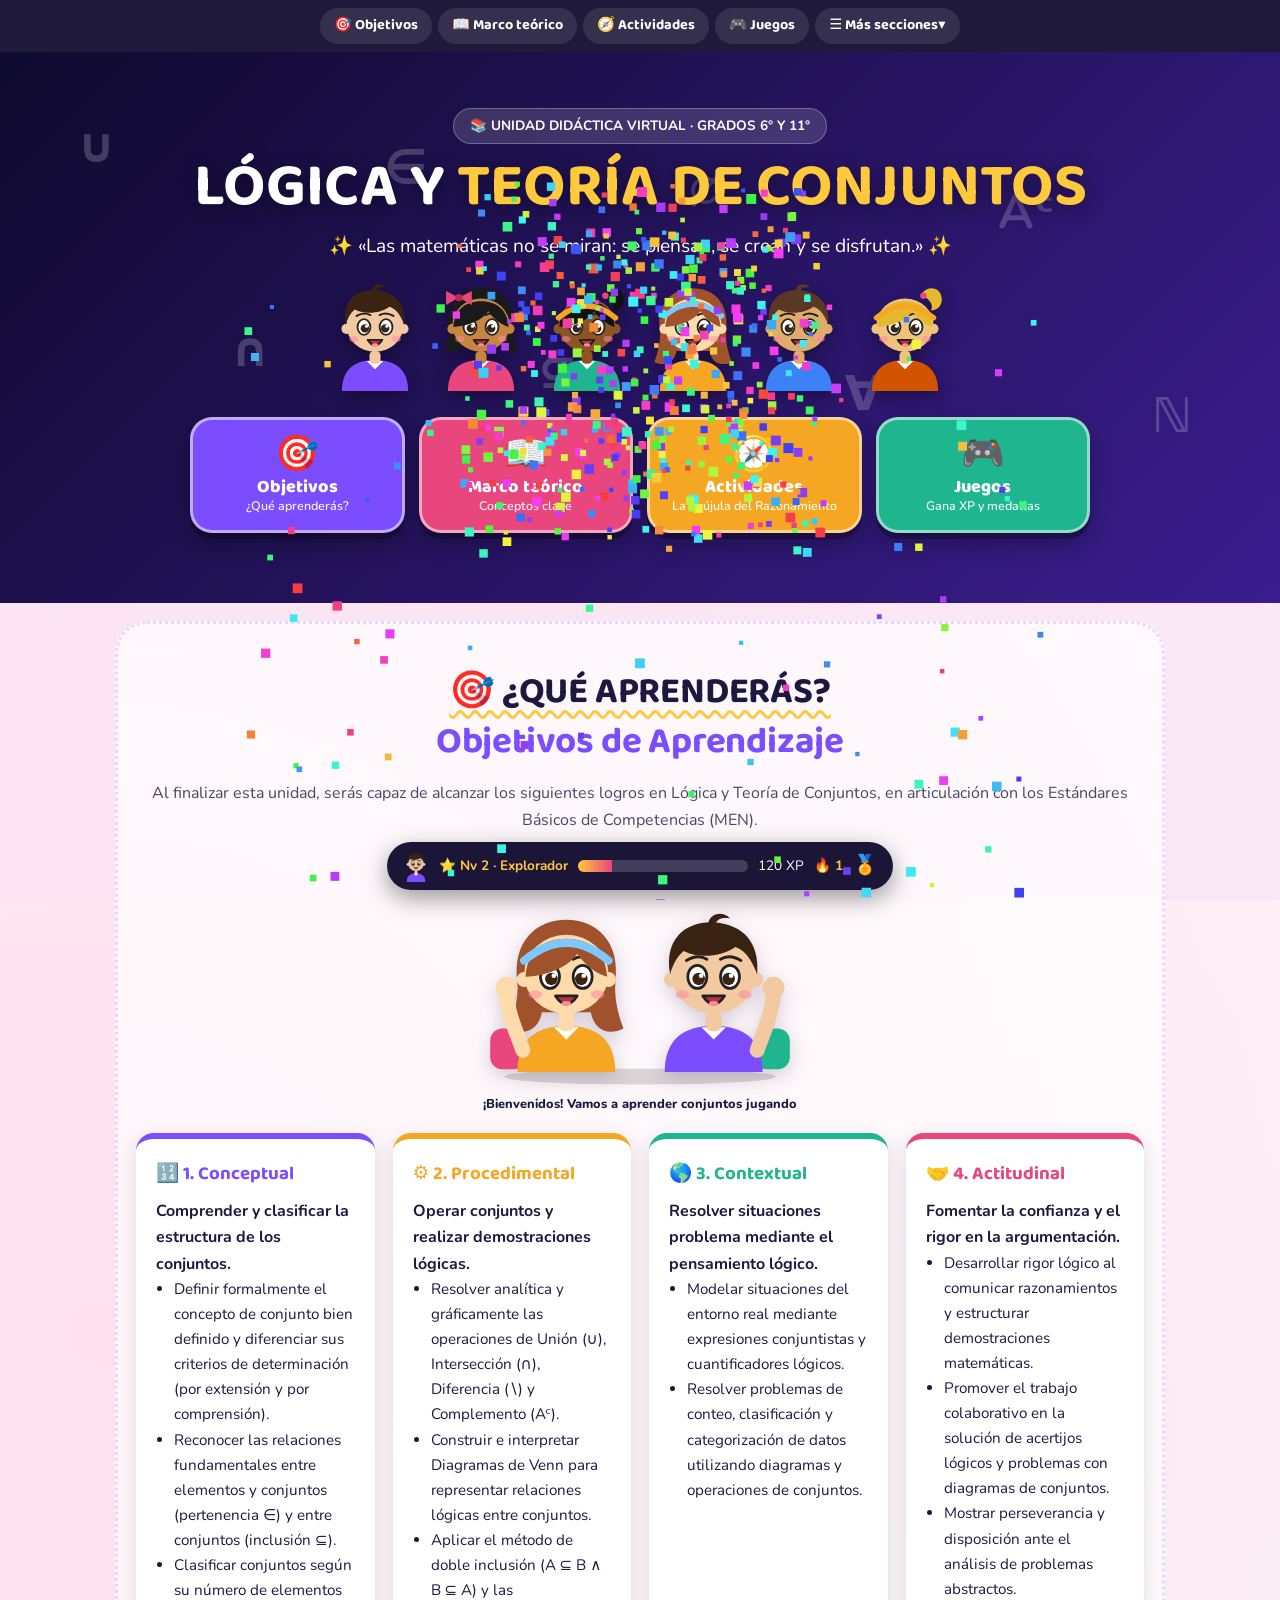
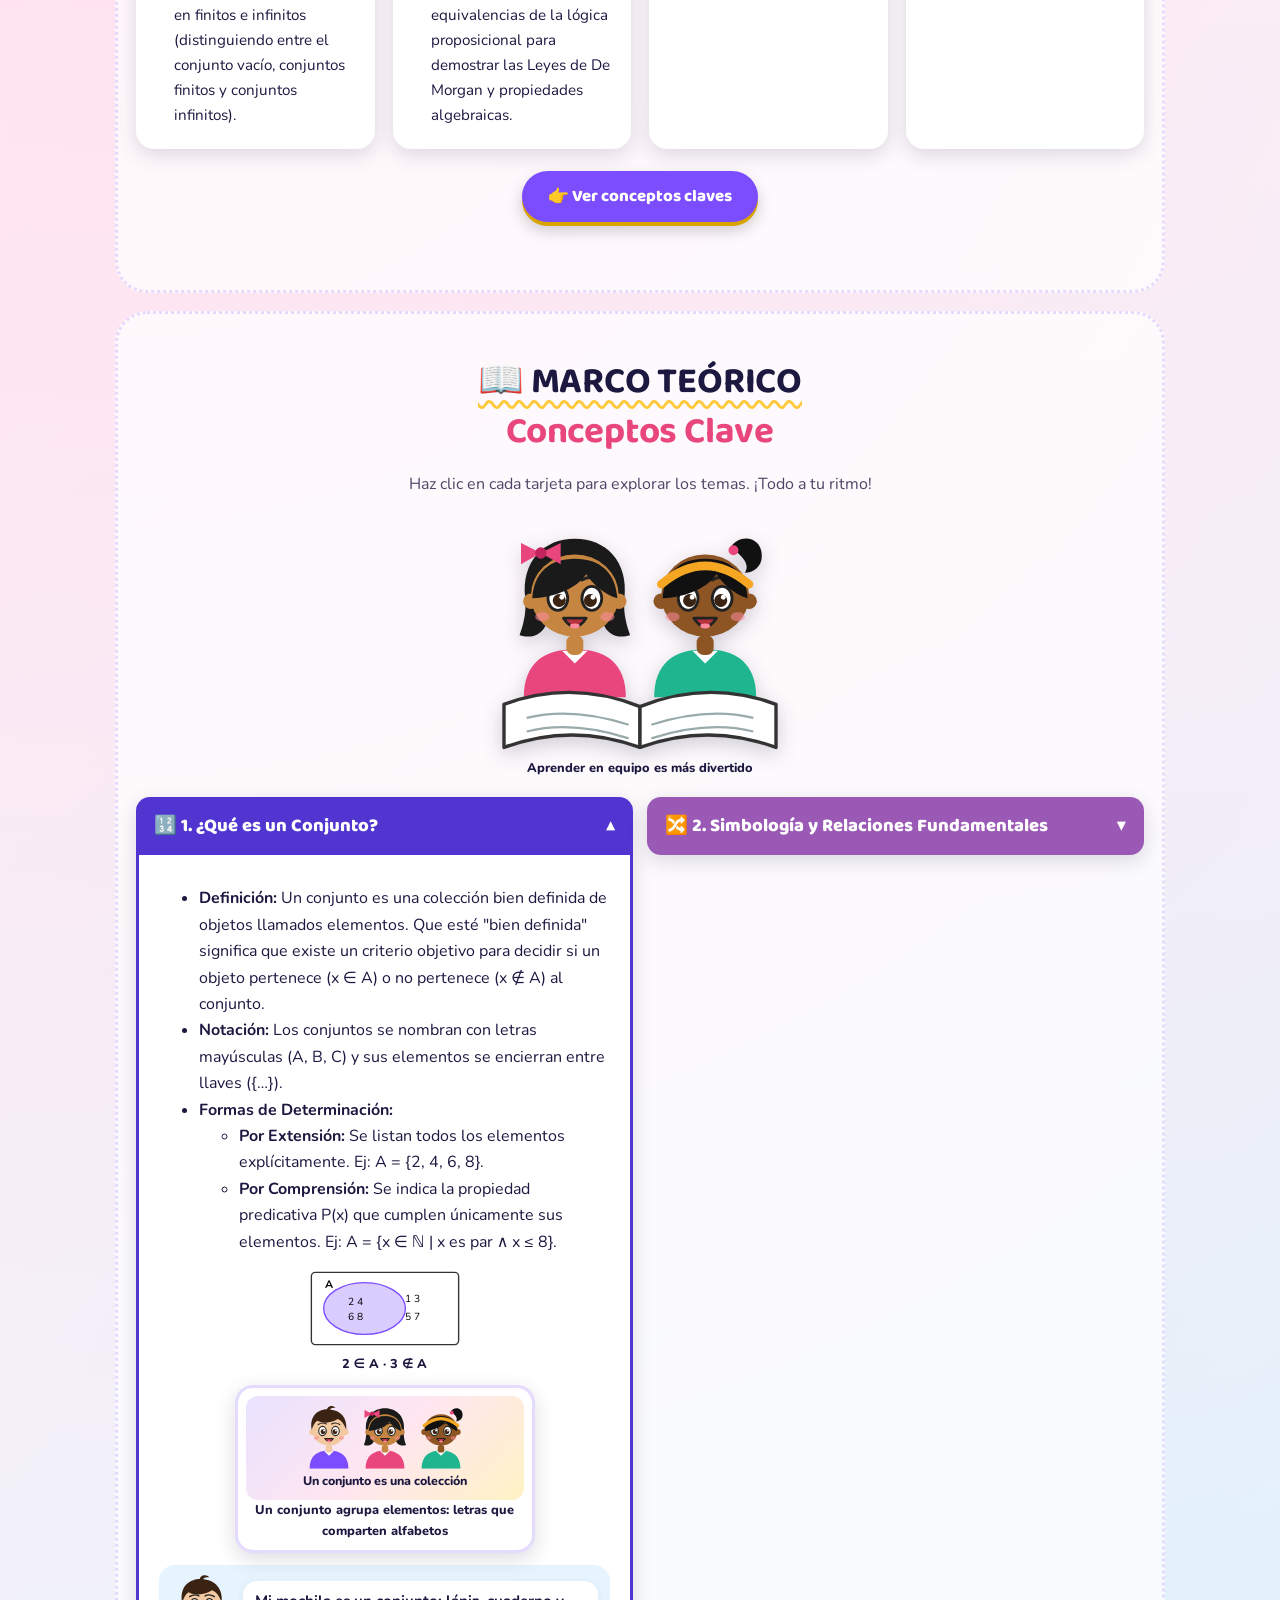
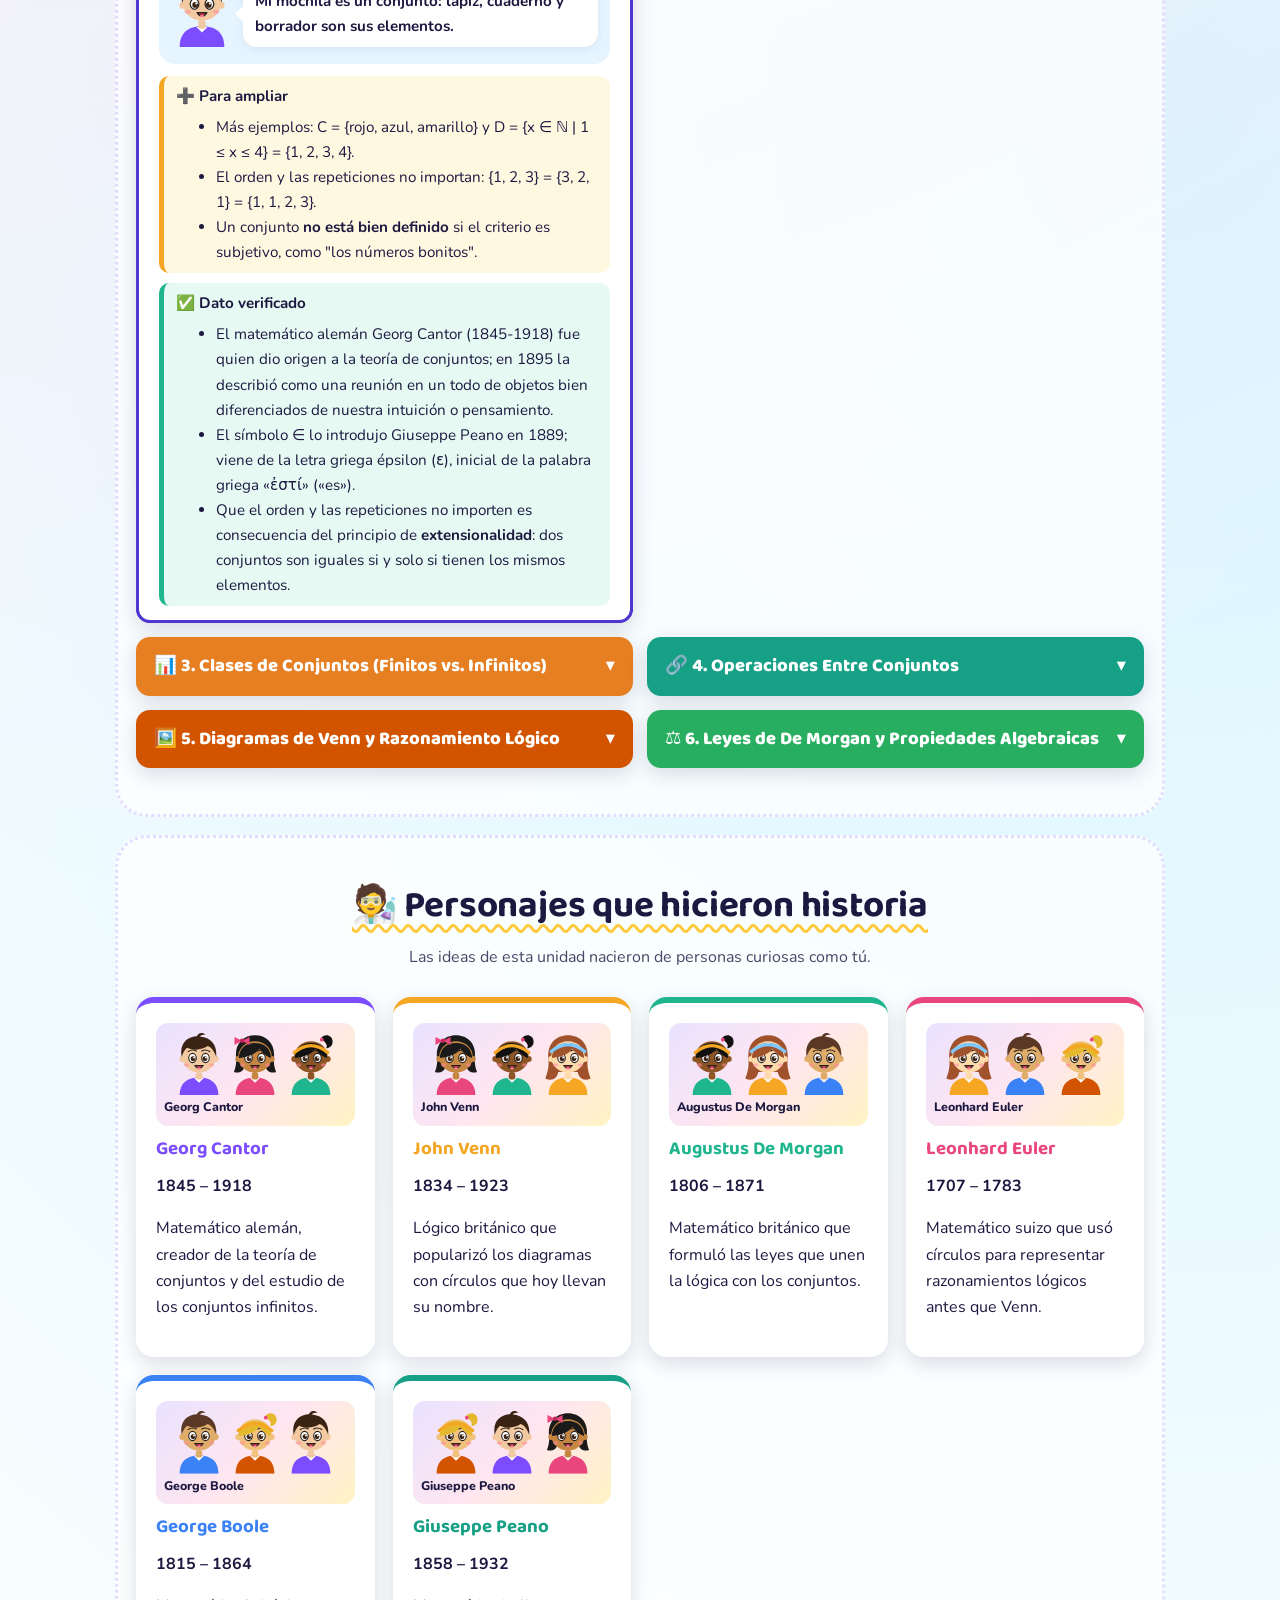
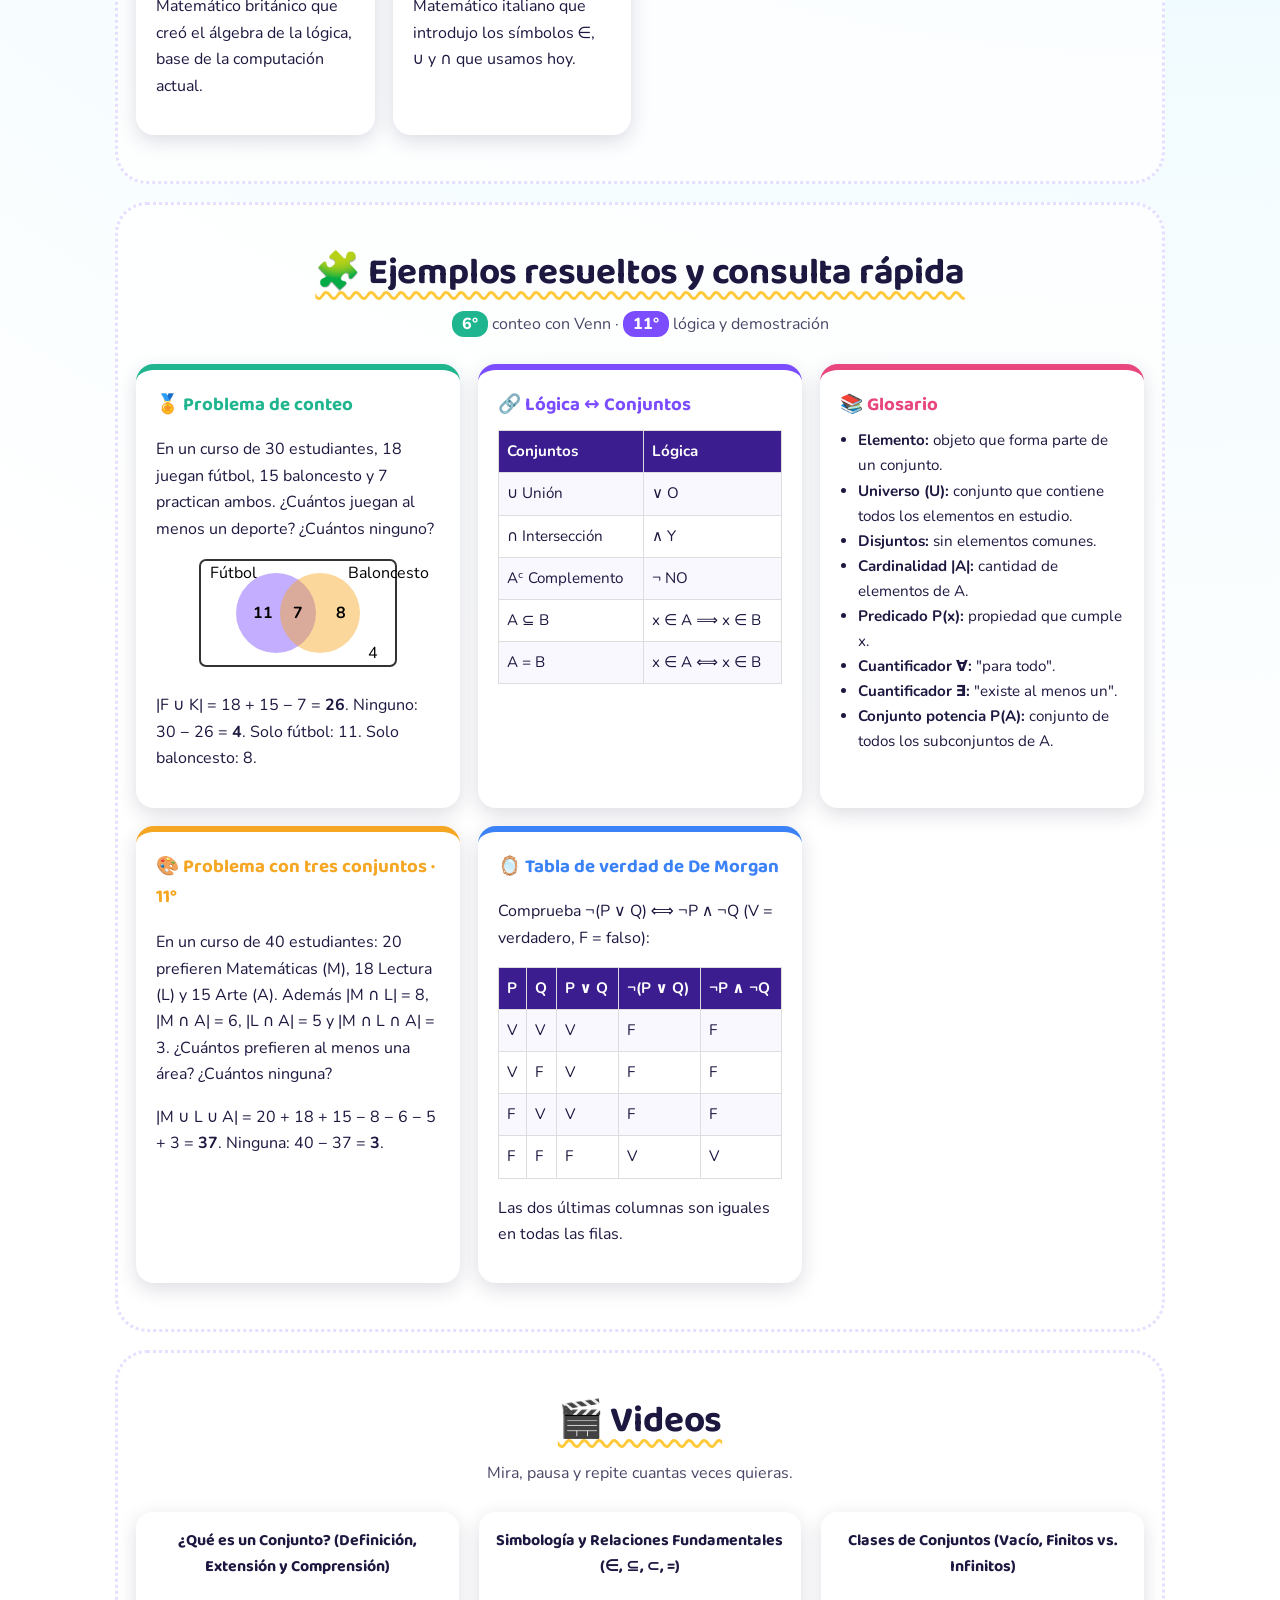
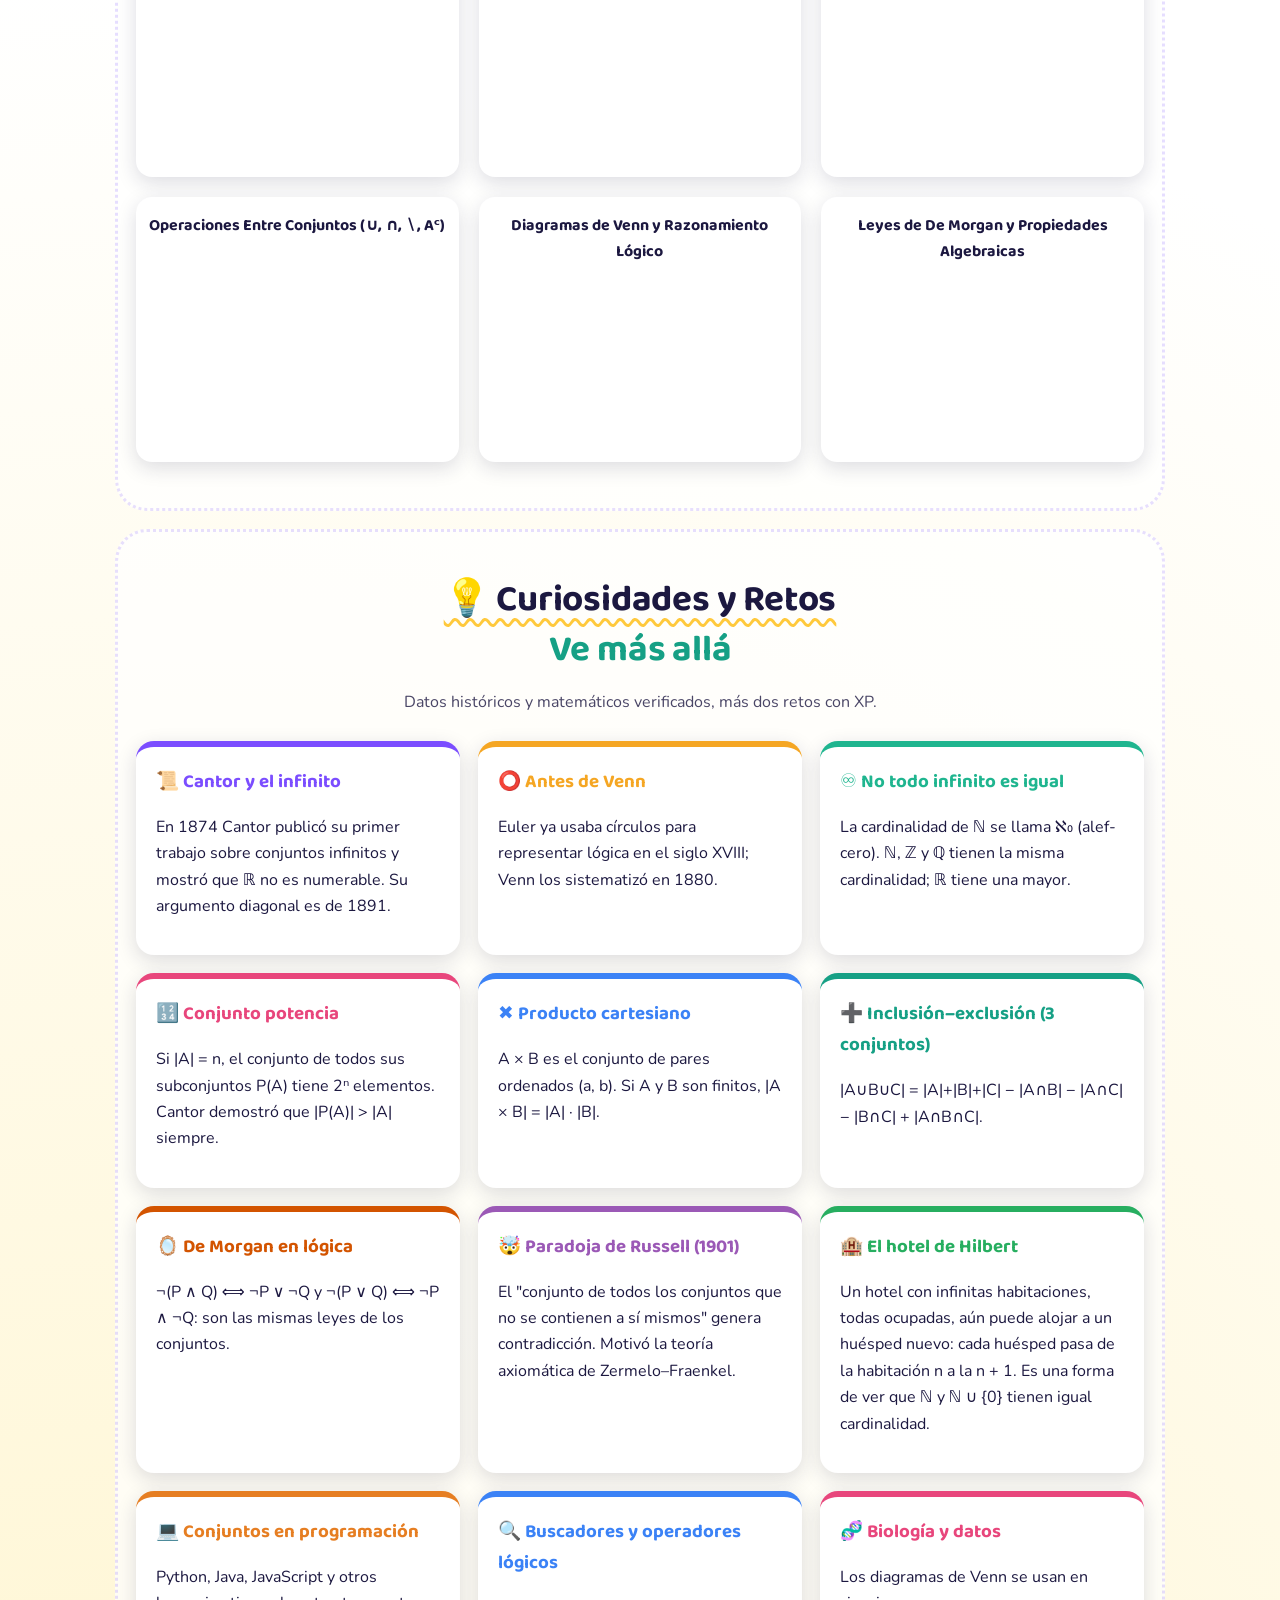
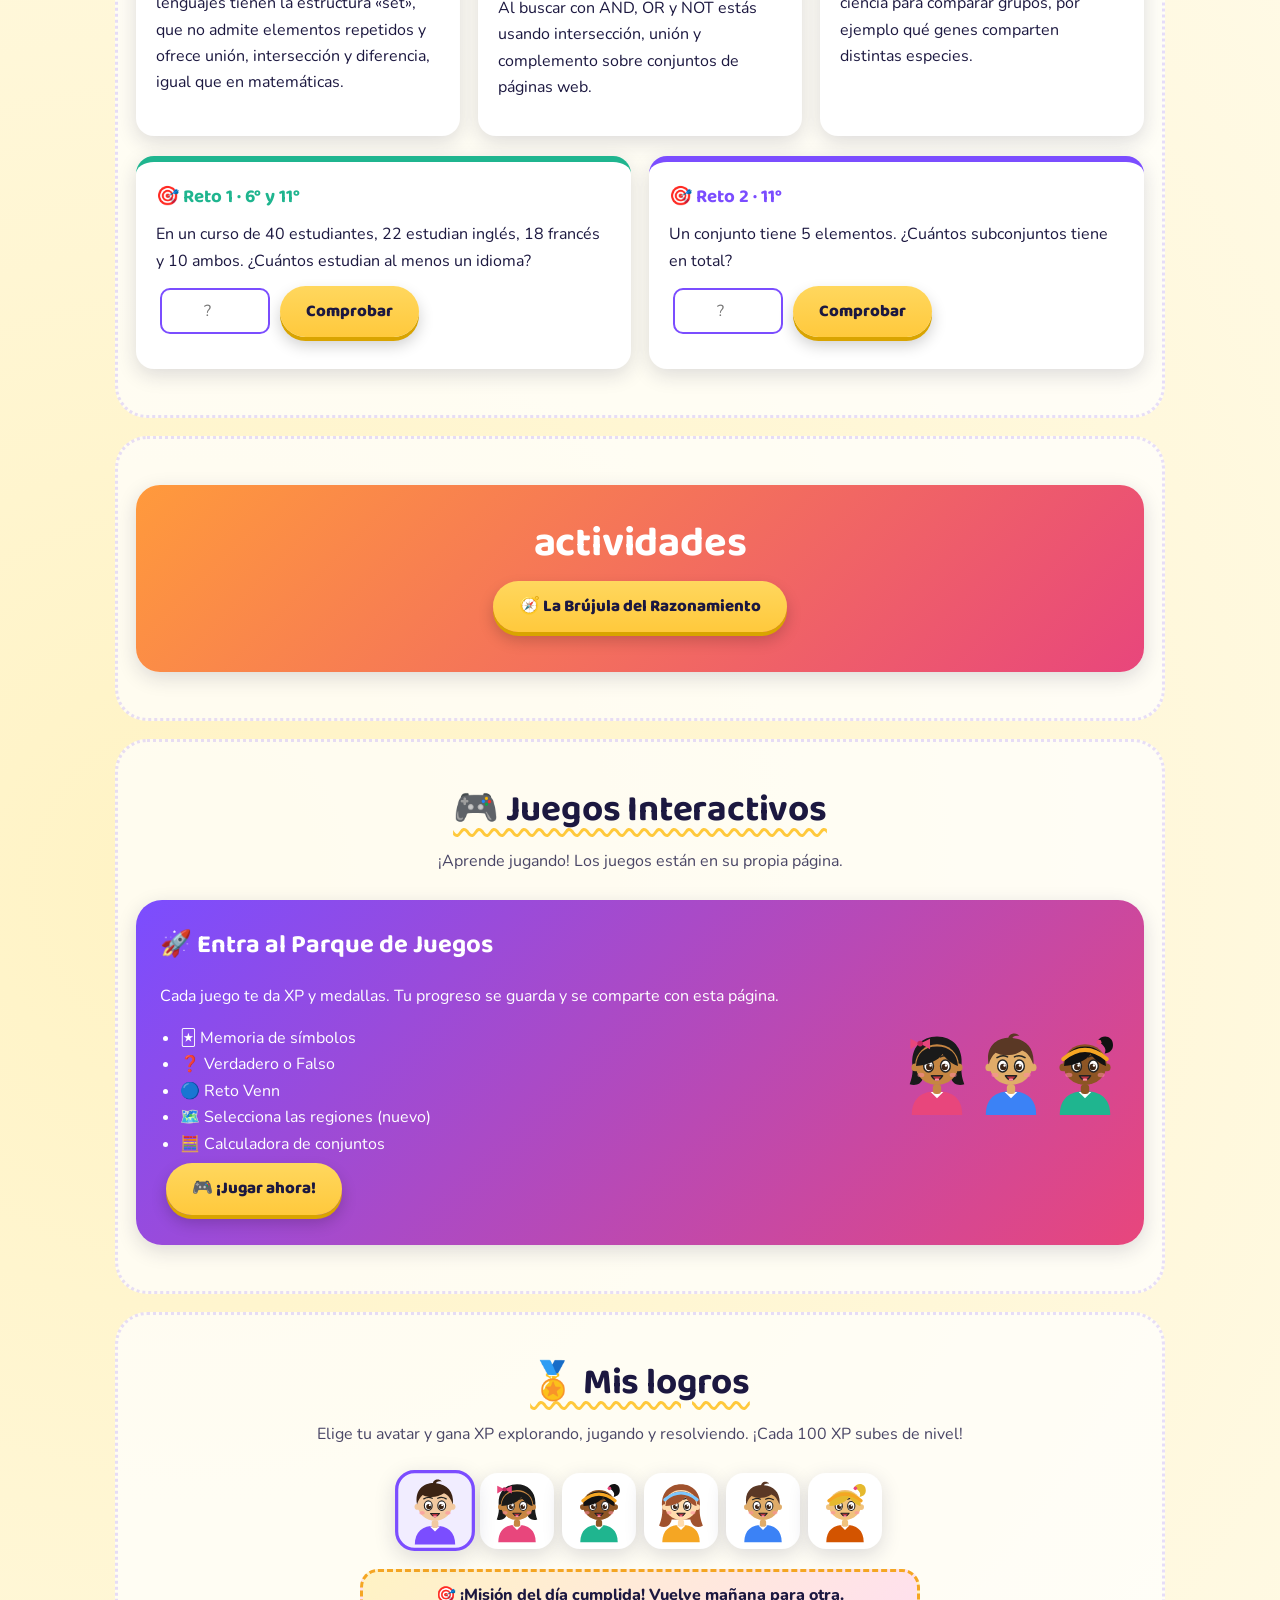
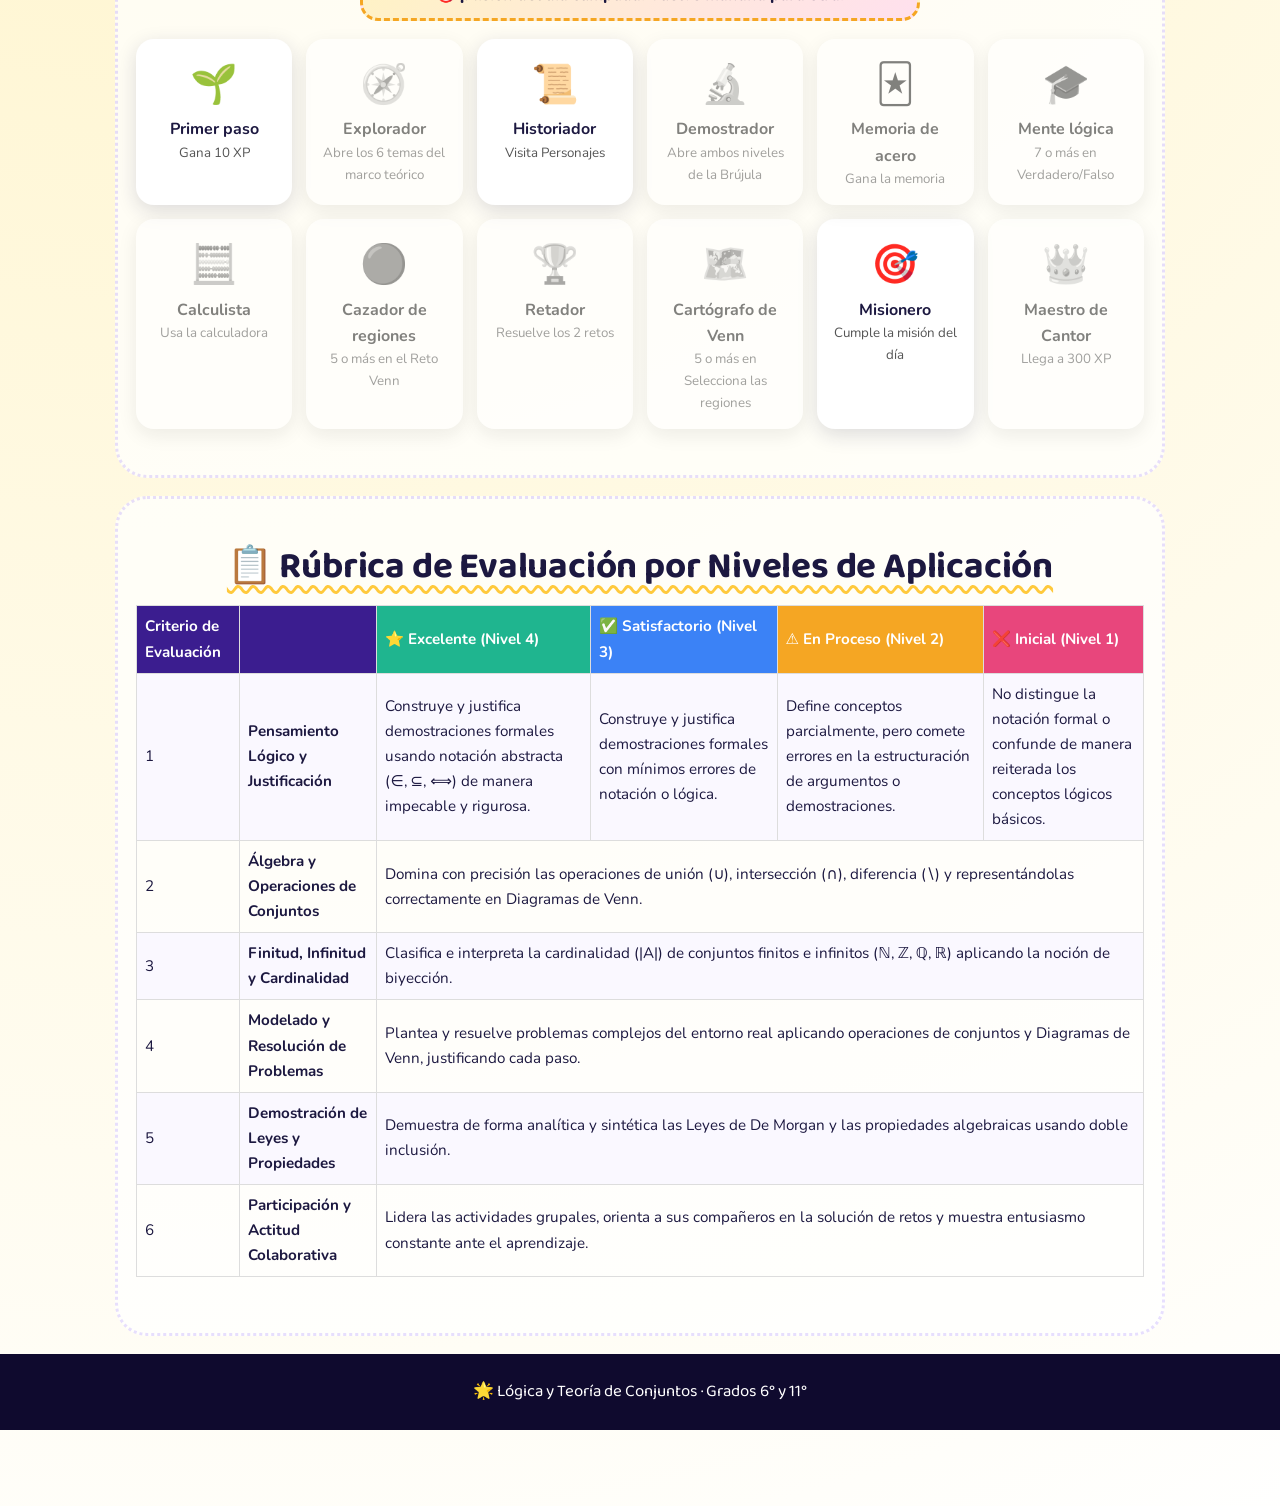
<file: index.html>
<!DOCTYPE html>
<html lang="es">

<head>
    <meta charset="utf-8">
    <meta name="viewport" content="width=device-width,initial-scale=1">
    <title>Lógica y Teoría de Conjuntos</title>
    <link rel="preconnect" href="https://fonts.googleapis.com">
    <link rel="preconnect" href="https://fonts.gstatic.com" crossorigin>
    <link
        href="https://fonts.googleapis.com/css2?family=Baloo+2:wght@600;700;800&family=Nunito:wght@400;600;700;800&display=swap"
        rel="stylesheet">
    <link rel="stylesheet" href="style.css">
</head>

<body>

    <!-- MENÚ: 4 botones principales + desplegable con TODAS las secciones -->
    <nav>
        <a href="#objetivos">🎯 Objetivos</a>
        <a href="#marco">📖 Marco teórico</a>
        <a href="#actividades">🧭 Actividades</a>
        <a href="juegos.html">🎮 Juegos</a>
        <details class="navmore">
            <summary>☰ Más secciones</summary>
            <div>
                <a href="#objetivos">🎯 Objetivos</a>
                <a href="#marco">📖 Marco teórico</a>
                <a href="#historia">🧑‍🔬 Historia</a>
                <a href="#ejemplos">🧩 Ejemplos</a>
                <a href="#videos">🎬 Videos</a>
                <a href="#retos">💡 Curiosidades</a>
                <a href="#actividades">🧭 Actividades</a>
                <a href="#juegos">🎮 Juegos</a>
                <a href="#logros">🏅 Logros</a>
                <a href="#rubrica">📋 Rúbrica</a>
            </div>
        </details>
    </nav>

    <!-- PORTADA: solo 4 botones -->
    <div class="hero"><span class="pill">📚 UNIDAD DIDÁCTICA VIRTUAL · GRADOS 6° Y 11°</span>
        <h1>LÓGICA Y <span>TEORÍA DE CONJUNTOS</span></h1>
        <p class="quote">✨ «Las matemáticas no se miran: se piensan, se crean y se disfrutan.» ✨</p>
        <div class="kidstrip" data-kids="0,1,2,3,4,5"></div>
        <div class="hbtns">
            <a class="hb" style="--c:#7b4dff" href="#objetivos"><i>🎯</i>Objetivos<small>¿Qué aprenderás?</small></a>
            <a class="hb" style="--c:#e8467c" href="#marco"><i>📖</i>Marco teórico<small>Conceptos clave</small></a>
            <a class="hb" style="--c:#f5a623" href="#actividades"><i>🧭</i>Actividades<small>La Brújula del
                    Razonamiento</small></a>
            <a class="hb" style="--c:#1fb58f" href="juegos.html"><i>🎮</i>Juegos<small>Gana XP y medallas</small></a>
        </div>
    </div>

    <section id="objetivos">
        <h2>🎯 ¿QUÉ APRENDERÁS?</h2>
        <h2 style="color:#7b4dff">Objetivos de Aprendizaje</h2>
        <p class="sub">Al finalizar esta unidad, serás capaz de alcanzar los siguientes logros en Lógica y Teoría de
            Conjuntos, en articulación con los Estándares Básicos de Competencias (MEN).</p>
        <figure class="scenefig"><img loading="lazy"
                src="https://freesvg.org/img/1575741189Boy-And-Girl-Students-colour.png"
                alt="Niña y niño caminando a la escuela con mochilas" data-scene="school" onerror="window.fb&&fb(this)">
            <figcaption>¡Bienvenidos! Vamos a aprender conjuntos jugando</figcaption>
        </figure>
        <div class="grid">
            <div class="card" style="--c:#7b4dff">
                <h3>🔢 1. Conceptual</h3><b>Comprender y clasificar la estructura de los conjuntos.</b>
                <ul>
                    <li>Definir formalmente el concepto de conjunto bien definido y diferenciar sus criterios de
                        determinación (por extensión y por comprensión).</li>
                    <li>Reconocer las relaciones fundamentales entre elementos y conjuntos (pertenencia ∈) y entre
                        conjuntos (inclusión ⊆).</li>
                    <li>Clasificar conjuntos según su número de elementos en finitos e infinitos (distinguiendo entre el
                        conjunto vacío, conjuntos finitos y conjuntos infinitos).</li>
                </ul>
            </div>
            <div class="card" style="--c:#f5a623">
                <h3>⚙️ 2. Procedimental</h3><b>Operar conjuntos y realizar demostraciones lógicas.</b>
                <ul>
                    <li>Resolver analítica y gráficamente las operaciones de Unión (∪), Intersección (∩), Diferencia (∖)
                        y Complemento (Aᶜ).</li>
                    <li>Construir e interpretar Diagramas de Venn para representar relaciones lógicas entre conjuntos.
                    </li>
                    <li>Aplicar el método de doble inclusión (A ⊆ B ∧ B ⊆ A) y las equivalencias de la lógica
                        proposicional para demostrar las Leyes de De Morgan y propiedades algebraicas.</li>
                </ul>
            </div>
            <div class="card" style="--c:#1fb58f">
                <h3>🌎 3. Contextual</h3><b>Resolver situaciones problema mediante el pensamiento lógico.</b>
                <ul>
                    <li>Modelar situaciones del entorno real mediante expresiones conjuntistas y cuantificadores
                        lógicos.</li>
                    <li>Resolver problemas de conteo, clasificación y categorización de datos utilizando diagramas y
                        operaciones de conjuntos.</li>
                </ul>
            </div>
            <div class="card" style="--c:#e8467c">
                <h3>🤝 4. Actitudinal</h3><b>Fomentar la confianza y el rigor en la argumentación.</b>
                <ul>
                    <li>Desarrollar rigor lógico al comunicar razonamientos y estructurar demostraciones matemáticas.
                    </li>
                    <li>Promover el trabajo colaborativo en la solución de acertijos lógicos y problemas con diagramas
                        de conjuntos.</li>
                    <li>Mostrar perseverancia y disposición ante el análisis de problemas abstractos.</li>
                </ul>
            </div>
        </div>
        <p style="text-align:center"><a class="btn" style="background:#7b4dff;color:#fff" href="#marco">👉 Ver conceptos
                claves</a></p>
    </section>

    <section id="marco">
        <h2>📖 MARCO TEÓRICO</h2>
        <h2 style="color:#e8467c">Conceptos Clave</h2>
        <p class="sub">Haz clic en cada tarjeta para explorar los temas. ¡Todo a tu ritmo!</p>
        <figure class="scenefig"><img loading="lazy" src="https://freesvg.org/img/Children.png"
                alt="Niños aprendiendo juntos" data-scene="read" onerror="window.fb&&fb(this)">
            <figcaption>Aprender en equipo es más divertido</figcaption>
        </figure>
        <div class="two">

            <!-- 1 -->
            <details style="--c:#5035d0" open>
                <summary>🔢 1. ¿Qué es un Conjunto?</summary>
                <div>
                    <ul>
                        <li><b>Definición:</b> Un conjunto es una colección bien definida de objetos llamados elementos.
                            Que esté "bien definida" significa que existe un criterio objetivo para decidir si un objeto
                            pertenece (x ∈ A) o no pertenece (x ∉ A) al conjunto.</li>
                        <li><b>Notación:</b> Los conjuntos se nombran con letras mayúsculas (A, B, C) y sus elementos se
                            encierran entre llaves ({…}).</li>
                        <li><b>Formas de Determinación:</b>
                            <ul>
                                <li><b>Por Extensión:</b> Se listan todos los elementos explícitamente. Ej: A = {2, 4,
                                    6, 8}.</li>
                                <li><b>Por Comprensión:</b> Se indica la propiedad predicativa P(x) que cumplen
                                    únicamente sus elementos. Ej: A = {x ∈ ℕ | x es par ∧ x ≤ 8}.</li>
                            </ul>
                        </li>
                    </ul>
                    <div class="figs">
                        <figure><svg viewBox="0 0 220 110">
                                <rect x="2" y="2" width="216" height="106" rx="6" fill="#fff" stroke="#333"
                                    stroke-width="2" />
                                <ellipse cx="80" cy="55" rx="60" ry="38" fill="#d9ccff" stroke="#7b4dff"
                                    stroke-width="2" /><text x="55" y="50" font-size="15">2 4</text><text x="55" y="72"
                                    font-size="15">6 8</text><text x="140" y="45" font-size="15">1 3</text><text x="140"
                                    y="72" font-size="15">5 7</text><text x="22" y="25" font-weight="700">A</text>
                            </svg>
                            <figcaption>2 ∈ A · 3 ∉ A</figcaption>
                        </figure>
                        <figure class="ph"><img loading="lazy"
                                src="https://commons.wikimedia.org/wiki/Special:FilePath/Venn_diagram_gr_la_ru.svg?width=320"
                                alt="Conjuntos de letras griegas, latinas y rusas representados con círculos"
                                data-fb="Un conjunto es una colección" data-k="0" onerror="window.fb&&fb(this)">
                            <figcaption>Un conjunto agrupa elementos: letras que comparten alfabetos</figcaption>
                        </figure>
                    </div>
                    <div class="kidsay"><span data-kid="0"></span>
                        <p>Mi mochila es un conjunto: lápiz, cuaderno y borrador son sus elementos.</p>
                    </div>
                    <div class="more"><b>➕ Para ampliar</b>
                        <ul>
                            <li>Más ejemplos: C = {rojo, azul, amarillo} y D = {x ∈ ℕ | 1 ≤ x ≤ 4} = {1, 2, 3, 4}.</li>
                            <li>El orden y las repeticiones no importan: {1, 2, 3} = {3, 2, 1} = {1, 1, 2, 3}.</li>
                            <li>Un conjunto <b>no está bien definido</b> si el criterio es subjetivo, como "los números
                                bonitos".</li>
                        </ul>
                    </div>
                    <div class="fact"><b>✅ Dato verificado</b>
                        <ul>
                            <li>El matemático alemán Georg Cantor (1845-1918) fue quien dio origen a la teoría de
                                conjuntos; en 1895 la describió como una reunión en un todo de objetos bien
                                diferenciados de nuestra intuición o pensamiento.</li>
                            <li>El símbolo ∈ lo introdujo Giuseppe Peano en 1889; viene de la letra griega épsilon (ε),
                                inicial de la palabra griega «ἐστί» («es»).</li>
                            <li>Que el orden y las repeticiones no importen es consecuencia del principio de
                                <b>extensionalidad</b>: dos conjuntos son iguales si y solo si tienen los mismos
                                elementos.
                            </li>
                        </ul>
                    </div>
                </div>
            </details>

            <!-- 2 -->
            <details style="--c:#9b59b6">
                <summary>🔀 2. Simbología y Relaciones Fundamentales</summary>
                <div>
                    <ul>
                        <li><b>Pertenencia (∈):</b> Relaciona un elemento con un conjunto. Ej: Si A = {1, 3, 5},
                            entonces 3 ∈ A y 4 ∉ A.</li>
                        <li><b>Inclusión / Subconjunto (⊆):</b> Relaciona un conjunto con otro conjunto.<div class="f">A
                                ⊆ B ⟺ ∀x (x ∈ A ⟹ x ∈ B)</div>(Todo elemento de A también pertenece a B).</li>
                        <li><b>Igualdad de Conjuntos (=):</b> Dos conjuntos son iguales si tienen exactamente los mismos
                            elementos.</li>
                        <li><b>Método de Doble Inclusión:</b> A = B ⟺ (A ⊆ B ∧ B ⊆ A).</li>
                    </ul>
                    <div class="figs">
                        <figure class="ph"><img loading="lazy"
                                src="https://commons.wikimedia.org/wiki/Special:FilePath/Venn_A_subset_B.svg?width=320"
                                alt="Diagrama de Venn: el conjunto A dentro del conjunto B (A ⊆ B)"
                                data-fb="A ⊆ B: A está dentro de B" data-k="1" onerror="window.fb&&fb(this)">
                            <figcaption>A ⊆ B: el círculo A queda dentro del círculo B</figcaption>
                        </figure>
                    </div>
                    <div class="kidsay"><span data-kid="1"></span>
                        <p>Mi curso (A) está dentro del colegio (B): ¡todos los de mi curso son del colegio! A ⊆ B.</p>
                    </div>
                    <div class="more"><b>➕ Para ampliar</b>
                        <ul>
                            <li><b>∈ vs ⊆:</b> 3 ∈ {1, 3, 5}, pero {3} ⊆ {1, 3, 5}. El primero relaciona elemento y
                                conjunto; el segundo, conjunto y conjunto.</li>
                            <li><b>Subconjunto propio (⊂):</b> A ⊂ B si A ⊆ B y A ≠ B.</li>
                            <li>Un conjunto con n elementos tiene 2ⁿ subconjuntos. Ej: {a, b} tiene 4: ∅, {a}, {b}, {a,
                                b}.</li>
                        </ul>
                    </div>
                    <div class="fact"><b>✅ Dato verificado</b>
                        <ul>
                            <li>En la teoría axiomática de Zermelo–Fraenkel (ZF), la igualdad de conjuntos se
                                fundamenta en el axioma de extensionalidad, que es justamente el método de doble
                                inclusión.</li>
                            <li>La inclusión es <b>reflexiva</b> (A ⊆ A), <b>antisimétrica</b> (A ⊆ B y B ⊆ A ⟹ A = B)
                                y <b>transitiva</b> (A ⊆ B y B ⊆ C ⟹ A ⊆ C).</li>
                            <li>En distintos textos, el símbolo ⊂ puede significar «subconjunto» (incluso igual) o
                                «subconjunto propio»; por eso ⊆ y ⊊ se usan para evitar confusiones.</li>
                        </ul>
                    </div>
                </div>
            </details>

            <!-- 3 -->
            <details style="--c:#e67e22">
                <summary>📊 3. Clases de Conjuntos (Finitos vs. Infinitos)</summary>
                <div>
                    <ul>
                        <li><b>Conjunto Vacío (∅ o {}):</b> Es el conjunto que no posee ningún elemento. Por definición,
                            el conjunto vacío es subconjunto de cualquier conjunto (∅ ⊆ A).</li>
                        <li><b>Conjunto Finito:</b> Es aquel cuyo número de elementos (cardinalidad |A|) se puede contar
                            mediante un número natural n ∈ ℕ. Ej: B = {a, e, i, o, u} ⟹ |B| = 5.</li>
                        <li><b>Conjunto Infinito:</b> Es aquel que no es finito; su número de elementos es ilimitado.
                        </li>
                        <li><b>Ejemplos de conjuntos infinitos de números:</b> Los números naturales (ℕ), enteros (ℤ),
                            racionales (ℚ) y reales (ℝ).</li>
                    </ul>
                    <div class="figs">
                        <figure><svg viewBox="0 0 220 130">
                                <ellipse cx="110" cy="65" rx="105" ry="60" fill="#ffd9e6" stroke="#e8467c"
                                    stroke-width="2" />
                                <ellipse cx="110" cy="75" rx="80" ry="45" fill="#fff0c2" stroke="#f5a623"
                                    stroke-width="2" />
                                <ellipse cx="110" cy="85" rx="55" ry="30" fill="#c8f2e6" stroke="#1fb58f"
                                    stroke-width="2" />
                                <ellipse cx="110" cy="92" rx="30" ry="17" fill="#d9ccff" stroke="#7b4dff"
                                    stroke-width="2" /><text x="110" y="22" text-anchor="middle"
                                    font-weight="700">ℝ</text><text x="110" y="44" text-anchor="middle"
                                    font-weight="700">ℚ</text><text x="110" y="68" text-anchor="middle"
                                    font-weight="700">ℤ</text><text x="110" y="97" text-anchor="middle"
                                    font-weight="700">ℕ</text>
                            </svg>
                            <figcaption>ℕ ⊂ ℤ ⊂ ℚ ⊂ ℝ</figcaption>
                        </figure>
                        <figure class="ph"><img loading="lazy"
                                src="https://commons.wikimedia.org/wiki/Special:FilePath/Hilbert%27s_Hotel.svg?width=320"
                                alt="Ilustración del Hotel infinito de Hilbert" data-fb="El hotel infinito de Hilbert"
                                data-k="2" onerror="window.fb&&fb(this)">
                            <figcaption>El hotel infinito de Hilbert: siempre cabe un huésped más</figcaption>
                        </figure>
                    </div>
                    <div class="kidsay"><span data-kid="2"></span>
                        <p>Un salón vacío no tiene a nadie: es ∅. ¡Pero una caja con un solo juguete ya es {juguete}!
                        </p>
                    </div>
                    <div class="more"><b>➕ Para ampliar</b>
                        <ul>
                            <li><b>Conjunto unitario:</b> tiene un solo elemento. Ej: {7}.</li>
                            <li>∅ no es lo mismo que {∅}: el primero no tiene elementos y el segundo tiene uno.</li>
                            <li>Ej: C = {x ∈ ℕ | x es múltiplo de 5} es infinito: {5, 10, 15, …}.</li>
                        </ul>
                    </div>
                    <div class="fact"><b>✅ Dato verificado</b>
                        <ul>
                            <li>El símbolo ∅ fue propuesto por André Weil (grupo Bourbaki) en 1939, inspirado en la
                                letra Ø de los alfabetos danés y noruego.</li>
                            <li>Un conjunto es infinito si se puede poner en correspondencia biunívoca (biyección) con
                                una parte propia de sí mismo. Ej: n ↦ 2n relaciona ℕ con los números pares.</li>
                            <li>ℕ y ℤ tienen la misma cardinalidad (ℵ₀): se pueden ordenar como 0, 1, −1, 2, −2, 3, −3…
                            </li>
                            <li>El «Hotel de Hilbert» es una analogía del matemático David Hilbert para explicar que un
                                infinito numerable «lleno» aún puede recibir nuevos elementos.</li>
                        </ul>
                    </div>
                </div>
            </details>

            <!-- 4 -->
            <details style="--c:#16a085">
                <summary>🔗 4. Operaciones Entre Conjuntos</summary>
                <div>
                    <ul>
                        <li><b>Unión (A ∪ B):</b> Conjunto de elementos que están en A, en B o en ambos.<div class="f">A
                                ∪ B = {x | x ∈ A ∨ x ∈ B}</div>
                        </li>
                        <li><b>Intersección (A ∩ B):</b> Conjunto de elementos comunes que pertenecen simultáneamente a
                            A y a B.<div class="f">A ∩ B = {x | x ∈ A ∧ x ∈ B}</div>(Si A ∩ B = ∅, los conjuntos se
                            llaman disjuntos).</li>
                        <li><b>Diferencia (A ∖ B o A − B):</b> Elementos que pertenecen a A pero no a B.<div class="f">A
                                ∖ B = {x | x ∈ A ∧ x ∉ B}</div>
                        </li>
                        <li><b>Complemento (Aᶜ o A'):</b> Elementos del conjunto universal U que no están en A.<div
                                class="f">Aᶜ = {x ∈ U | x ∉ A}</div>
                        </li>
                    </ul>
                    <div class="figs">
                        <figure><svg viewBox="0 0 160 100">
                                <rect x="2" y="2" width="156" height="96" rx="6" fill="#fff" stroke="#333"
                                    stroke-width="2" />
                                <circle cx="62" cy="50" r="32" fill="#7b4dff" fill-opacity=".6" />
                                <circle cx="98" cy="50" r="32" fill="#7b4dff" fill-opacity=".6" />
                            </svg>
                            <figcaption>A ∪ B</figcaption>
                        </figure>
                        <figure><svg viewBox="0 0 160 100">
                                <rect x="2" y="2" width="156" height="96" rx="6" fill="#fff" stroke="#333"
                                    stroke-width="2" />
                                <circle cx="62" cy="50" r="32" fill="none" stroke="#333" />
                                <circle cx="98" cy="50" r="32" fill="none" stroke="#333" />
                                <clipPath id="cp">
                                    <circle cx="62" cy="50" r="32" />
                                </clipPath>
                                <circle cx="98" cy="50" r="32" fill="#1fb58f" clip-path="url(#cp)" />
                            </svg>
                            <figcaption>A ∩ B</figcaption>
                        </figure>
                        <figure><svg viewBox="0 0 160 100">
                                <rect x="2" y="2" width="156" height="96" rx="6" fill="#fff" stroke="#333"
                                    stroke-width="2" />
                                <circle cx="62" cy="50" r="32" fill="#f5a623" />
                                <circle cx="98" cy="50" r="32" fill="#fff" stroke="#333" />
                            </svg>
                            <figcaption>A ∖ B</figcaption>
                        </figure>
                        <figure><svg viewBox="0 0 160 100">
                                <rect x="2" y="2" width="156" height="96" rx="6" fill="#e8467c" stroke="#333"
                                    stroke-width="2" />
                                <circle cx="62" cy="50" r="32" fill="#fff" stroke="#333" />
                            </svg>
                            <figcaption>Aᶜ</figcaption>
                        </figure>
                        <figure><img loading="lazy"
                                src="https://commons.wikimedia.org/wiki/Special:FilePath/Venn0001.svg?width=260"
                                alt="Intersección (imagen por link)" data-fb="Intersección" data-k="3"
                                onerror="window.fb&&fb(this)">
                            <figcaption>Intersección (imagen por link)</figcaption>
                        </figure>
                        <figure><img loading="lazy"
                                src="https://commons.wikimedia.org/wiki/Special:FilePath/Venn0111.svg?width=260"
                                alt="Unión (imagen por link)" data-fb="Unión" data-k="4" onerror="window.fb&&fb(this)">
                            <figcaption>Unión (imagen por link)</figcaption>
                        </figure>
                        <figure><img loading="lazy"
                                src="https://commons.wikimedia.org/wiki/Special:FilePath/Venn0110.svg?width=260"
                                alt="Diferencia simétrica (imagen por link)" data-fb="Diferencia simétrica" data-k="5"
                                onerror="window.fb&&fb(this)">
                            <figcaption>A Δ B (imagen por link)</figcaption>
                        </figure>
                    </div>
                    <div class="kidsay"><span data-kid="3"></span>
                        <p>Si Ana y yo juntamos nuestras canicas, hacemos la unión. Las que ambos tenemos iguales son la
                            intersección.</p>
                    </div>
                    <div class="more"><b>➕ Para ampliar</b>
                        <ul>
                            <li><b>Ejemplo:</b> A = {1, 2, 3, 4} y B = {3, 4, 5, 6}.<br>A ∪ B = {1, 2, 3, 4, 5, 6} · A ∩
                                B = {3, 4} · A ∖ B = {1, 2} · B ∖ A = {5, 6}</li>
                            <li><b>Diferencia simétrica:</b> A Δ B = (A ∖ B) ∪ (B ∖ A) = {1, 2, 5, 6}.</li>
                            <li><b>Cardinalidad de la unión:</b> |A ∪ B| = |A| + |B| − |A ∩ B|.</li>
                        </ul>
                    </div>
                    <div class="fact"><b>✅ Dato verificado</b>
                        <ul>
                            <li>Los símbolos ∪ e ∩ fueron introducidos por Giuseppe Peano en 1888.</li>
                            <li>Para tres conjuntos se cumple el principio de inclusión–exclusión: |A ∪ B ∪ C| = |A| +
                                |B| + |C| − |A ∩ B| − |A ∩ C| − |B ∩ C| + |A ∩ B ∩ C|.</li>
                            <li>La diferencia A ∖ B también se puede escribir como A ∩ Bᶜ (la demuestras en la Brújula
                                del Razonamiento, nivel difícil).</li>
                            <li>El producto cartesiano A × B es otra operación: reúne todos los pares ordenados (a, b)
                                con a ∈ A y b ∈ B.</li>
                        </ul>
                    </div>
                </div>
            </details>

            <!-- 5 -->
            <details style="--c:#d35400">
                <summary>🖼️ 5. Diagramas de Venn y Razonamiento Lógico</summary>
                <div>
                    <ul>
                        <li><b>Diagramas de Venn:</b> Representaciones gráficas planas (usualmente círculos dentro de un
                            rectángulo que representa el Universo U) utilizadas para visualizar relaciones de inclusión,
                            intersección y áreas sombreadas de operaciones conjuntistas.</li>
                        <li><b>Conexión entre Lógica y Conjuntos:</b>
                            <ul>
                                <li>La Unión (∪) equivale a la disyunción lógica O (∨).</li>
                                <li>La Intersección (∩) equivale a la conjunción lógica Y (∧).</li>
                                <li>El Complemento (Aᶜ) equivale a la negación lógica NO (¬).</li>
                            </ul>
                        </li>
                    </ul>
                    <svg viewBox="0 0 300 150" style="max-width:300px;display:block;margin:auto">
                        <rect x="5" y="5" width="290" height="140" fill="#fff8e1" stroke="#d35400" stroke-width="3"
                            rx="8" />
                        <circle cx="120" cy="75" r="50" fill="#7b4dff" fill-opacity=".5" />
                        <circle cx="180" cy="75" r="50" fill="#e8467c" fill-opacity=".5" /><text x="95" y="80"
                            font-weight="700">A</text><text x="195" y="80" font-weight="700">B</text><text x="268"
                            y="135" font-weight="700">U</text>
                    </svg>
                    <div class="figs">
                        <figure class="ph"><img loading="lazy"
                                src="https://commons.wikimedia.org/wiki/Special:FilePath/John_Venn.jpg?width=300"
                                alt="Retrato de John Venn" data-fb="John Venn" data-k="0" onerror="window.fb&&fb(this)">
                            <figcaption>John Venn, creador de los diagramas que llevan su nombre</figcaption>
                        </figure>
                    </div>
                    <div class="kidsay"><span data-kid="4"></span>
                        <p>En mi salón, el círculo de «fútbol» y el de «baloncesto» se cruzan donde están los que juegan
                            ambos.</p>
                    </div>
                    <div class="more"><b>➕ Para ampliar</b>
                        <ul>
                            <li><b>Cómo se dibuja:</b> 1) rectángulo para U; 2) un círculo por conjunto; 3) si comparten
                                elementos, los círculos se cruzan; 4) se sombrea la región pedida.</li>
                            <li><b>Ejemplo de la vida real:</b> en un curso, F = quienes juegan fútbol y K = quienes
                                juegan baloncesto. F ∩ K son quienes practican ambos deportes.</li>
                            <li><b>Equivalencias:</b> ⊆ ↔ ⟹ (implicación) · = ↔ ⟺ (equivalencia).</li>
                        </ul>
                    </div>
                    <div class="fact"><b>✅ Dato verificado</b>
                        <ul>
                            <li>John Venn presentó sus diagramas en 1880 en un artículo de la revista <i>Philosophical
                                    Magazine</i>. El nombre «diagrama de Venn» se popularizó después, desde el filósofo
                                Clarence Irving Lewis (1918).</li>
                            <li>Antes, Leonhard Euler (siglo XVIII) ya usaba círculos para ilustrar razonamientos
                                lógicos; por eso a veces se habla de «diagramas de Euler».</li>
                            <li>Con n conjuntos, un diagrama de Venn completo debe mostrar 2ⁿ regiones: con 2 círculos
                                hay 4 regiones (incluida la exterior) y con 3 círculos hay 8.</li>
                            <li>Estas ideas conectan la lógica con la electrónica: las compuertas AND, OR y NOT de los
                                circuitos digitales siguen ∩, ∪ y complemento.</li>
                        </ul>
                    </div>
                </div>
            </details>

            <!-- 6 -->
            <details style="--c:#27ae60">
                <summary>⚖️ 6. Leyes de De Morgan y Propiedades Algebraicas</summary>
                <div>
                    <ul>
                        <li><b>Leyes de De Morgan:</b>
                            <ul>
                                <li>El complemento de la unión es la intersección de los complementos:<div class="f">(A
                                        ∪ B)ᶜ = Aᶜ ∩ Bᶜ</div>
                                </li>
                                <li>El complemento de la intersección es la unión de los complementos:<div class="f">(A
                                        ∩ B)ᶜ = Aᶜ ∪ Bᶜ</div>
                                </li>
                            </ul>
                        </li>
                        <li><b>Propiedades de las Operaciones:</b>
                            <ul>
                                <li><b>Conmutativa:</b> A ∪ B = B ∪ A y A ∩ B = B ∩ A</li>
                                <li><b>Asociativa:</b> (A ∪ B) ∪ C = A ∪ (B ∪ C)</li>
                                <li><b>Distributiva:</b> A ∩ (B ∪ C) = (A ∩ B) ∪ (A ∩ C)</li>
                            </ul>
                        </li>
                    </ul>
                    <div class="figs">
                        <figure><svg viewBox="0 0 160 100">
                                <rect x="2" y="2" width="156" height="96" rx="6" fill="#3b82f6" stroke="#333"
                                    stroke-width="2" />
                                <circle cx="62" cy="50" r="32" fill="#fff" stroke="#333" />
                                <circle cx="98" cy="50" r="32" fill="#fff" stroke="#333" />
                            </svg>
                            <figcaption>(A ∪ B)ᶜ</figcaption>
                        </figure>
                        <figure class="ph"><img loading="lazy"
                                src="https://commons.wikimedia.org/wiki/Special:FilePath/Augustus_De_Morgan_(1806-1871).jpg?width=300"
                                alt="Retrato de Augustus De Morgan" data-fb="Augustus De Morgan" data-k="1"
                                onerror="window.fb&&fb(this)">
                            <figcaption>Augustus De Morgan (1806-1871)</figcaption>
                        </figure>
                    </div>
                    <div class="kidsay"><span data-kid="5"></span>
                        <p>«No tengo perro ni gato» es lo mismo que «no tengo perro» y además «no tengo gato». ¡Eso es
                            De
                            Morgan!</p>
                    </div>
                    <div class="more"><b>➕ Para ampliar</b>
                        <ul>
                            <li><b>Más propiedades:</b> Idempotente A ∪ A = A · Identidad A ∪ ∅ = A y A ∩ U = A · Doble
                                complemento (Aᶜ)ᶜ = A · A ∪ Aᶜ = U · A ∩ Aᶜ = ∅ · Absorción A ∪ (A ∩ B) = A</li>
                            <li><b>Otra distributiva:</b> A ∪ (B ∩ C) = (A ∪ B) ∩ (A ∪ C).</li>
                            <li><b>Comprobación numérica:</b> U = {1, …, 6}, A = {1, 2}, B = {2, 3}. (A ∪ B)ᶜ = {4, 5,
                                6} y Aᶜ ∩ Bᶜ = {3, 4, 5, 6} ∩ {1, 4, 5, 6} = {4, 5, 6} ✔</li>
                        </ul>
                    </div>
                    <div class="fact"><b>✅ Dato verificado</b>
                        <ul>
                            <li>Augustus De Morgan publicó estas leyes en su libro <i>Formal Logic</i> (1847); la idea
                                ya aparecía en trabajos de lógicos medievales como Guillermo de Ockham.</li>
                            <li>George Boole (1854, <i>Las leyes del pensamiento</i>) desarrolló el álgebra que une la
                                lógica con las operaciones entre conjuntos: hoy se llama álgebra de Boole.</li>
                            <li>En programación y electrónica se usan a diario: NOT (a AND b) equivale a (NOT a) OR (NOT
                                b), y es la base de las compuertas NAND y NOR.</li>
                            <li>También valen para tres o más conjuntos: (A ∪ B ∪ C)ᶜ = Aᶜ ∩ Bᶜ ∩ Cᶜ.</li>
                        </ul>
                    </div>
                </div>
            </details>
        </div>
    </section>

    <section id="historia">
        <h2>🧑‍🔬 Personajes que hicieron historia</h2>
        <p class="sub">Las ideas de esta unidad nacieron de personas curiosas como tú.</p>
        <div class="grid">
            <div class="card" style="--c:#7b4dff"><img loading="lazy"
                    src="https://commons.wikimedia.org/wiki/Special:FilePath/Georg_Cantor2.jpg?width=200"
                    alt="Georg Cantor" data-fb="Georg Cantor" data-k="0" onerror="window.fb&&fb(this)">
                <h3>Georg Cantor</h3><b>1845 – 1918</b>
                <p>Matemático alemán, creador de la teoría de conjuntos y del estudio de los conjuntos infinitos.</p>
            </div>
            <div class="card" style="--c:#f5a623"><img loading="lazy"
                    src="https://commons.wikimedia.org/wiki/Special:FilePath/John_Venn.jpg?width=200" alt="John Venn"
                    data-fb="John Venn" data-k="1" onerror="window.fb&&fb(this)">
                <h3>John Venn</h3><b>1834 – 1923</b>
                <p>Lógico británico que popularizó los diagramas con círculos que hoy llevan su nombre.</p>
            </div>
            <div class="card" style="--c:#1fb58f"><img loading="lazy"
                    src="https://matematics.wordpress.com/wp-content/uploads/2018/04/e5cbf-demorgan.gif?w=500"
                    alt="Augustus De Morgan" data-fb="Augustus De Morgan" data-k="2" onerror="window.fb&&fb(this)">
                <h3>Augustus De Morgan</h3><b>1806 – 1871</b>
                <p>Matemático británico que formuló las leyes que unen la lógica con los conjuntos.</p>
            </div>
            <div class="card" style="--c:#e8467c"><img loading="lazy"
                    src="https://commons.wikimedia.org/wiki/Special:FilePath/Leonhard_Euler.jpg?width=200"
                    alt="Leonhard Euler" data-fb="Leonhard Euler" data-k="3" onerror="window.fb&&fb(this)">
                <h3>Leonhard Euler</h3><b>1707 – 1783</b>
                <p>Matemático suizo que usó círculos para representar razonamientos lógicos antes que Venn.</p>
            </div>
            <div class="card" style="--c:#3b82f6"><img loading="lazy"
                    src="https://commons.wikimedia.org/wiki/Special:FilePath/George_Boole_color.jpg?width=200"
                    alt="George Boole" data-fb="George Boole" data-k="4" onerror="window.fb&&fb(this)">
                <h3>George Boole</h3><b>1815 – 1864</b>
                <p>Matemático británico que creó el álgebra de la lógica, base de la computación actual.</p>
            </div>
            <div class="card" style="--c:#16a085"><img loading="lazy"
                    src="https://commons.wikimedia.org/wiki/Special:FilePath/Giuseppe_Peano.jpg?width=200"
                    alt="Giuseppe Peano" data-fb="Giuseppe Peano" data-k="5" onerror="window.fb&&fb(this)">
                <h3>Giuseppe Peano</h3><b>1858 – 1932</b>
                <p>Matemático italiano que introdujo los símbolos ∈, ∪ y ∩ que usamos hoy.</p>
            </div>
        </div>
    </section>

    <section id="ejemplos">
        <h2>🧩 Ejemplos resueltos y consulta rápida</h2>
        <p class="sub"><span class="tag" style="background:#1fb58f">6°</span> conteo con Venn · <span class="tag"
                style="background:#7b4dff">11°</span> lógica y demostración</p>
        <div class="grid2">
            <div class="card" style="--c:#1fb58f">
                <h3>🏅 Problema de conteo</h3>
                <p>En un curso de 30 estudiantes, 18 juegan fútbol, 15 baloncesto y 7 practican ambos. ¿Cuántos juegan
                    al menos un deporte? ¿Cuántos ninguno?</p>
                <figure><svg viewBox="0 0 200 110">
                        <rect x="2" y="2" width="196" height="106" rx="6" fill="#fff" stroke="#333" stroke-width="2" />
                        <circle cx="78" cy="55" r="40" fill="#7b4dff" fill-opacity=".45" />
                        <circle cx="122" cy="55" r="40" fill="#f5a623" fill-opacity=".45" /><text x="55" y="60"
                            font-weight="700">11</text><text x="95" y="60" font-weight="700">7</text><text x="138"
                            y="60" font-weight="700">8</text><text x="12" y="20">Fútbol</text><text x="150"
                            y="20">Baloncesto</text><text x="170" y="100">4</text>
                    </svg></figure>
                <p>|F ∪ K| = 18 + 15 − 7 = <b>26</b>. Ninguno: 30 − 26 = <b>4</b>. Solo fútbol: 11. Solo baloncesto: 8.
                </p>
            </div>
            <div class="card" style="--c:#7b4dff">
                <h3>🔗 Lógica ↔ Conjuntos</h3>
                <table>
                    <tr>
                        <th>Conjuntos</th>
                        <th>Lógica</th>
                    </tr>
                    <tr>
                        <td>∪ Unión</td>
                        <td>∨ O</td>
                    </tr>
                    <tr>
                        <td>∩ Intersección</td>
                        <td>∧ Y</td>
                    </tr>
                    <tr>
                        <td>Aᶜ Complemento</td>
                        <td>¬ NO</td>
                    </tr>
                    <tr>
                        <td>A ⊆ B</td>
                        <td>x ∈ A ⟹ x ∈ B</td>
                    </tr>
                    <tr>
                        <td>A = B</td>
                        <td>x ∈ A ⟺ x ∈ B</td>
                    </tr>
                </table>
            </div>
            <div class="card" style="--c:#e8467c">
                <h3>📚 Glosario</h3>
                <ul>
                    <li><b>Elemento:</b> objeto que forma parte de un conjunto.</li>
                    <li><b>Universo (U):</b> conjunto que contiene todos los elementos en estudio.</li>
                    <li><b>Disjuntos:</b> sin elementos comunes.</li>
                    <li><b>Cardinalidad |A|:</b> cantidad de elementos de A.</li>
                    <li><b>Predicado P(x):</b> propiedad que cumple x.</li>
                    <li><b>Cuantificador ∀:</b> "para todo".</li>
                    <li><b>Cuantificador ∃:</b> "existe al menos un".</li>
                    <li><b>Conjunto potencia P(A):</b> conjunto de todos los subconjuntos de A.</li>
                </ul>
            </div>
            <div class="card" style="--c:#f5a623">
                <h3>🎨 Problema con tres conjuntos · 11°</h3>
                <p>En un curso de 40 estudiantes: 20 prefieren Matemáticas (M), 18 Lectura (L) y 15 Arte (A). Además
                    |M ∩ L| = 8, |M ∩ A| = 6, |L ∩ A| = 5 y |M ∩ L ∩ A| = 3. ¿Cuántos prefieren al menos una
                    área? ¿Cuántos ninguna?</p>
                <p>|M ∪ L ∪ A| = 20 + 18 + 15 − 8 − 6 − 5 + 3 = <b>37</b>. Ninguna: 40 − 37 = <b>3</b>.</p>
            </div>
            <div class="card" style="--c:#3b82f6">
                <h3>🪞 Tabla de verdad de De Morgan</h3>
                <p>Comprueba ¬(P ∨ Q) ⟺ ¬P ∧ ¬Q (V = verdadero, F = falso):</p>
                <table>
                    <tr>
                        <th>P</th>
                        <th>Q</th>
                        <th>P ∨ Q</th>
                        <th>¬(P ∨ Q)</th>
                        <th>¬P ∧ ¬Q</th>
                    </tr>
                    <tr>
                        <td>V</td>
                        <td>V</td>
                        <td>V</td>
                        <td>F</td>
                        <td>F</td>
                    </tr>
                    <tr>
                        <td>V</td>
                        <td>F</td>
                        <td>V</td>
                        <td>F</td>
                        <td>F</td>
                    </tr>
                    <tr>
                        <td>F</td>
                        <td>V</td>
                        <td>V</td>
                        <td>F</td>
                        <td>F</td>
                    </tr>
                    <tr>
                        <td>F</td>
                        <td>F</td>
                        <td>F</td>
                        <td>V</td>
                        <td>V</td>
                    </tr>
                </table>
                <p>Las dos últimas columnas son iguales en todas las filas.</p>
            </div>
        </div>
    </section>

    <section id="videos">
        <h2>🎬 Videos</h2>
        <p class="sub">Mira, pausa y repite cuantas veces quieras.</p>
        <div class="vid">
            <div>
                <h4>¿Qué es un Conjunto? (Definición, Extensión y Comprensión)</h4><iframe
                    src="https://www.youtube.com/embed/RHHA-bDhfGw" allowfullscreen loading="lazy"></iframe>
            </div>
            <div>
                <h4>Simbología y Relaciones Fundamentales (∈, ⊆, ⊂, =)</h4><iframe
                    src="https://www.youtube.com/embed/MY24oAocK4c" allowfullscreen loading="lazy"></iframe>
            </div>
            <div>
                <h4>Clases de Conjuntos (Vacío, Finitos vs. Infinitos)</h4><iframe
                    src="https://www.youtube.com/embed/ig79TjxOiz4" allowfullscreen loading="lazy"></iframe>
            </div>
            <div>
                <h4>Operaciones Entre Conjuntos (∪, ∩, ∖, Aᶜ)</h4><iframe
                    src="https://www.youtube.com/embed/nRfQ7a8GMF0" allowfullscreen loading="lazy"></iframe>
            </div>
            <div>
                <h4>Diagramas de Venn y Razonamiento Lógico</h4><iframe src="https://www.youtube.com/embed/YZRRUFG2UOY"
                    allowfullscreen loading="lazy"></iframe>
            </div>
            <div>
                <h4>Leyes de De Morgan y Propiedades Algebraicas</h4><iframe
                    src="https://www.youtube.com/embed/2JzZr7YUbdY" allowfullscreen loading="lazy"></iframe>
            </div>
        </div>
    </section>

    <section id="actividades">
        <div class="act" style="padding:34px 18px">
            <h2 style="font-size:2.6rem">actividades</h2>
            <button class="btn" onclick="tp()">🧭 La Brújula del Razonamiento</button>
        </div>
        <div class="proof" id="proof">
            <div class="tabs"><button class="tab on" onclick="lv(0,this)">🟢 Nivel Fácil</button><button class="tab"
                    onclick="lv(1,this)">🔴 Nivel Difícil</button></div>
            <div id="l0">
                <h3 style="text-align:center">A ∪ B = B ∪ A</h3>
                <p>Demuestra que el orden en que se unen dos conjuntos no altera el resultado final, utilizando el
                    método de Doble Inclusión en pasos muy sencillos.</p>
                <h4>Paso 1: Estrategia Lógica (Ida y Vuelta)</h4>
                <p>Para demostrar que dos conjuntos son iguales (A ∪ B = B ∪ A), debemos probar dos inclusiones:</p>
                <ol>
                    <li><b>Ida (⊆):</b> Probar que todo elemento que está en (A ∪ B) también pertenece a (B ∪ A).</li>
                    <li><b>Vuelta (⊇):</b> Probar que todo elemento que está en (B ∪ A) también pertenece a (A ∪ B).
                    </li>
                </ol>
                <h4>Paso 2: Desarrollo Paso a Paso</h4>
                <h4>🔹 Parte 1: Demostrar que (A ∪ B) ⊆ (B ∪ A) (Ida)</h4>
                <div class="scroll">
                    <table>
                        <tr>
                            <th>N.º</th>
                            <th>Paso Analítico</th>
                            <th>Justificación Lógica (Regla / Definición)</th>
                        </tr>
                        <tr>
                            <td>1</td>
                            <td>Sea x ∈ (A ∪ B)</td>
                            <td>Tomamos un elemento cualquiera x del conjunto de la izquierda.</td>
                        </tr>
                        <tr>
                            <td>2</td>
                            <td>x ∈ A ∨ x ∈ B</td>
                            <td>Por definición de unión (x ∈ X ∪ Y ⟺ x ∈ X ∨ x ∈ Y).</td>
                        </tr>
                        <tr>
                            <td>3</td>
                            <td>x ∈ B ∨ x ∈ A</td>
                            <td>Por propiedad conmutativa de la disyunción en lógica (P ∨ Q ⟺ Q ∨ P).</td>
                        </tr>
                        <tr>
                            <td>4</td>
                            <td>x ∈ (B ∪ A)</td>
                            <td>Por definición de unión.</td>
                        </tr>
                        <tr>
                            <td><b>Conclusión 1</b></td>
                            <td>(A ∪ B) ⊆ (B ∪ A)</td>
                            <td>Todo elemento de (A ∪ B) pertenece a (B ∪ A).</td>
                        </tr>
                    </table>
                </div>
                <h4>🔹 Parte 2: Demostrar que (B ∪ A) ⊆ (A ∪ B) (Vuelta)</h4>
                <div class="scroll">
                    <table>
                        <tr>
                            <th>N.º</th>
                            <th>Paso Analítico</th>
                            <th>Justificación Lógica (Regla / Definición)</th>
                        </tr>
                        <tr>
                            <td>1</td>
                            <td>Sea y ∈ (B ∪ A)</td>
                            <td>Tomamos un elemento cualquiera y del conjunto de la derecha.</td>
                        </tr>
                        <tr>
                            <td>2</td>
                            <td>y ∈ B ∨ y ∈ A</td>
                            <td>Por definición de unión.</td>
                        </tr>
                        <tr>
                            <td>3</td>
                            <td>y ∈ A ∨ y ∈ B</td>
                            <td>Por propiedad conmutativa de la disyunción en lógica (Q ∨ P ⟺ P ∨ Q).</td>
                        </tr>
                        <tr>
                            <td>4</td>
                            <td>y ∈ (A ∪ B)</td>
                            <td>Por definición de unión.</td>
                        </tr>
                        <tr>
                            <td><b>Conclusión 2</b></td>
                            <td>(B ∪ A) ⊆ (A ∪ B)</td>
                            <td>Todo elemento de (B ∪ A) pertenece a (A ∪ B).</td>
                        </tr>
                    </table>
                </div>
                <h4>Paso 3: Conclusión Final</h4>
                <p>Al unir ambas inclusiones, se escribe el cierre matemático formal:</p>
                <div class="f">Dado que (A ∪ B) ⊆ (B ∪ A) y (B ∪ A) ⊆ (A ∪ B),</div>
                <div class="f">Por propiedad de Doble Inclusión, se concluye que:</div>
                <div class="f"><b>A ∪ B = B ∪ A ■</b></div>
            </div>
            <div id="l1" style="display:none">
                <h3 style="text-align:center">A ∖ B = A ∩ Bᶜ</h3>
                <h4>Paso 1: Estrategia Lógica (Doble Inclusión)</h4>
                <p>Para demostrar que A ∖ B = A ∩ Bᶜ, probamos dos caminos:</p>
                <ol>
                    <li><b>Ida (⊆):</b> Si un elemento pertenece a la diferencia (A ∖ B), entonces pertenece a (A ∩ Bᶜ).
                    </li>
                    <li><b>Vuelta (⊇):</b> Si un elemento pertenece a (A ∩ Bᶜ), entonces pertenece a la diferencia (A ∖
                        B).</li>
                </ol>
                <h4>Paso 2: Desarrollo Analítico Paso a Paso</h4>
                <h4>🔹 Parte 1: Demostrar que (A ∖ B) ⊆ (A ∩ Bᶜ) (Ida)</h4>
                <div class="scroll">
                    <table>
                        <tr>
                            <th>N.º</th>
                            <th>Paso Analítico</th>
                            <th>Justificación Lógica (Regla / Definición)</th>
                        </tr>
                        <tr>
                            <td>1</td>
                            <td>Sea x ∈ (A ∖ B)</td>
                            <td>Tomamos un elemento genérico x del conjunto diferencia.</td>
                        </tr>
                        <tr>
                            <td>2</td>
                            <td>x ∈ A ∧ x ∉ B</td>
                            <td>Por definición de diferencia de conjuntos.</td>
                        </tr>
                        <tr>
                            <td>3</td>
                            <td>x ∈ A ∧ x ∈ Bᶜ</td>
                            <td>Por definición de complemento (x ∉ B ⟺ x ∈ Bᶜ).</td>
                        </tr>
                        <tr>
                            <td>4</td>
                            <td>x ∈ (A ∩ Bᶜ)</td>
                            <td>Por definición de intersección (x ∈ X ∧ x ∈ Y ⟺ x ∈ X ∩ Y).</td>
                        </tr>
                        <tr>
                            <td><b>Conclusión 1</b></td>
                            <td>(A ∖ B) ⊆ (A ∩ Bᶜ)</td>
                            <td>Todo elemento de la diferencia pertenece a A ∩ Bᶜ.</td>
                        </tr>
                    </table>
                </div>
                <h4>🔹 Parte 2: Demostrar que (A ∩ Bᶜ) ⊆ (A ∖ B) (Vuelta)</h4>
                <div class="scroll">
                    <table>
                        <tr>
                            <th>N.º</th>
                            <th>Paso Analítico</th>
                            <th>Justificación Lógica (Regla / Definición)</th>
                        </tr>
                        <tr>
                            <td>1</td>
                            <td>Sea y ∈ (A ∩ Bᶜ)</td>
                            <td>Tomamos un elemento genérico y del segundo conjunto.</td>
                        </tr>
                        <tr>
                            <td>2</td>
                            <td>y ∈ A ∧ y ∈ Bᶜ</td>
                            <td>Por definición de intersección.</td>
                        </tr>
                        <tr>
                            <td>3</td>
                            <td>y ∈ A ∧ y ∉ B</td>
                            <td>Por definición de complemento (y ∈ Bᶜ ⟺ y ∉ B).</td>
                        </tr>
                        <tr>
                            <td>4</td>
                            <td>y ∈ (A ∖ B)</td>
                            <td>Por definición de diferencia de conjuntos.</td>
                        </tr>
                        <tr>
                            <td><b>Conclusión 2</b></td>
                            <td>(A ∩ Bᶜ) ⊆ (A ∖ B)</td>
                            <td>Todo elemento de A ∩ Bᶜ pertenece a la diferencia.</td>
                        </tr>
                    </table>
                </div>
                <h4>Paso 3: Conclusión Formal</h4>
                <p>Al unir las dos conclusiones:</p>
                <div class="f">Dado que (A ∖ B) ⊆ (A ∩ Bᶜ) y (A ∩ Bᶜ) ⊆ (A ∖ B),</div>
                <div class="f">Por el método de Doble Inclusión, se concluye que:</div>
                <div class="f"><b>A ∖ B = A ∩ Bᶜ ■</b></div>
            </div>
        </div>
    </section>

    <!-- JUEGOS: ahora viven en juegos.html -->
    <section id="juegos">
        <h2>🎮 Juegos Interactivos</h2>
        <p class="sub">¡Aprende jugando! Los juegos están en su propia página.</p>
        <div class="gate">
            <div>
                <h3>🚀 Entra al Parque de Juegos</h3>
                <p>Cada juego te da XP y medallas. Tu progreso se guarda y se comparte con esta página.</p>
                <ul>
                    <li>🃏 Memoria de símbolos</li>
                    <li>❓ Verdadero o Falso</li>
                    <li>🔵 Reto Venn</li>
                    <li>🗺️ Selecciona las regiones (nuevo)</li>
                    <li>🧮 Calculadora de conjuntos</li>
                </ul>
                <a class="btn" href="juegos.html">🎮 ¡Jugar ahora!</a>
            </div>
            <div class="kids" data-kids="1,4,2"></div>
        </div>
    </section>

    <!-- Aquí script.js inserta "Curiosidades y Retos" (antes de #actividades) y "Mis logros" (antes de #rubrica) -->

    <section id="rubrica">
        <h2>📋 Rúbrica de Evaluación por Niveles de Aplicación</h2>
        <div class="scroll">
            <table class="rub">
                <tr>
                    <th>Criterio de Evaluación</th>
                    <th></th>
                    <th>⭐ Excelente (Nivel 4)</th>
                    <th>✅ Satisfactorio (Nivel 3)</th>
                    <th>⚠️ En Proceso (Nivel 2)</th>
                    <th>❌ Inicial (Nivel 1)</th>
                </tr>
                <tr>
                    <td>1</td>
                    <td><b>Pensamiento Lógico y Justificación</b></td>
                    <td>Construye y justifica demostraciones formales usando notación abstracta (∈, ⊆, ⟺) de manera
                        impecable y rigurosa.</td>
                    <td>Construye y justifica demostraciones formales con mínimos errores de notación o lógica.</td>
                    <td>Define conceptos parcialmente, pero comete errores en la estructuración de argumentos o
                        demostraciones.</td>
                    <td>No distingue la notación formal o confunde de manera reiterada los conceptos lógicos básicos.
                    </td>
                </tr>
                <tr>
                    <td>2</td>
                    <td><b>Álgebra y Operaciones de Conjuntos</b></td>
                    <td colspan="4">Domina con precisión las operaciones de unión (∪), intersección (∩), diferencia (∖)
                        y representándolas correctamente en Diagramas de Venn.</td>
                </tr>
                <tr>
                    <td>3</td>
                    <td><b>Finitud, Infinitud y Cardinalidad</b></td>
                    <td colspan="4">Clasifica e interpreta la cardinalidad (|A|) de conjuntos finitos e infinitos (ℕ, ℤ,
                        ℚ, ℝ) aplicando la noción de biyección.</td>
                </tr>
                <tr>
                    <td>4</td>
                    <td><b>Modelado y Resolución de Problemas</b></td>
                    <td colspan="4">Plantea y resuelve problemas complejos del entorno real aplicando operaciones de
                        conjuntos y Diagramas de Venn, justificando cada paso.</td>
                </tr>
                <tr>
                    <td>5</td>
                    <td><b>Demostración de Leyes y Propiedades</b></td>
                    <td colspan="4">Demuestra de forma analítica y sintética las Leyes de De Morgan y las propiedades
                        algebraicas usando doble inclusión.</td>
                </tr>
                <tr>
                    <td>6</td>
                    <td><b>Participación y Actitud Colaborativa</b></td>
                    <td colspan="4">Lidera las actividades grupales, orienta a sus compañeros en la solución de retos y
                        muestra entusiasmo constante ante el aprendizaje.</td>
                </tr>
            </table>
        </div>
    </section>
    <footer>🌟 Lógica y Teoría de Conjuntos · Grados 6° y 11°</footer>

    <script src="common.js"></script>
    <script src="script.js"></script>
</body>

</html>
</file>
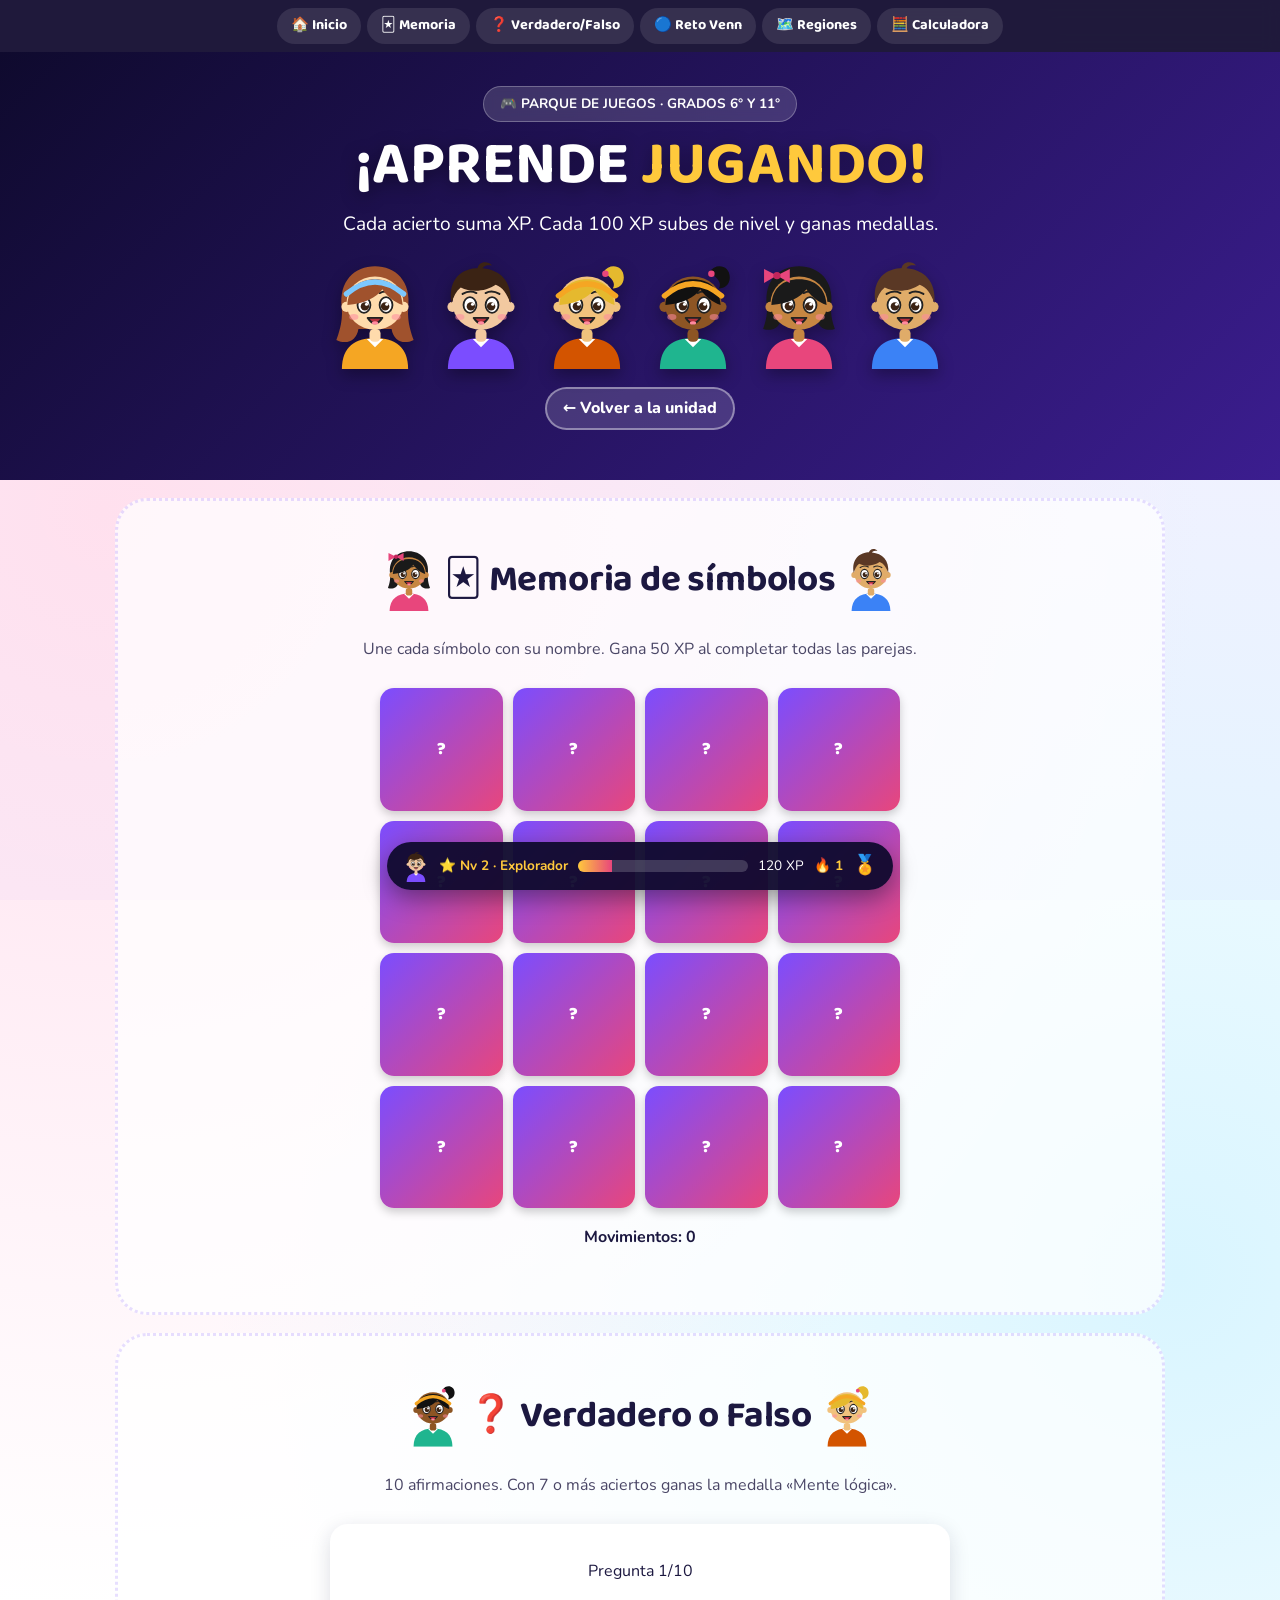
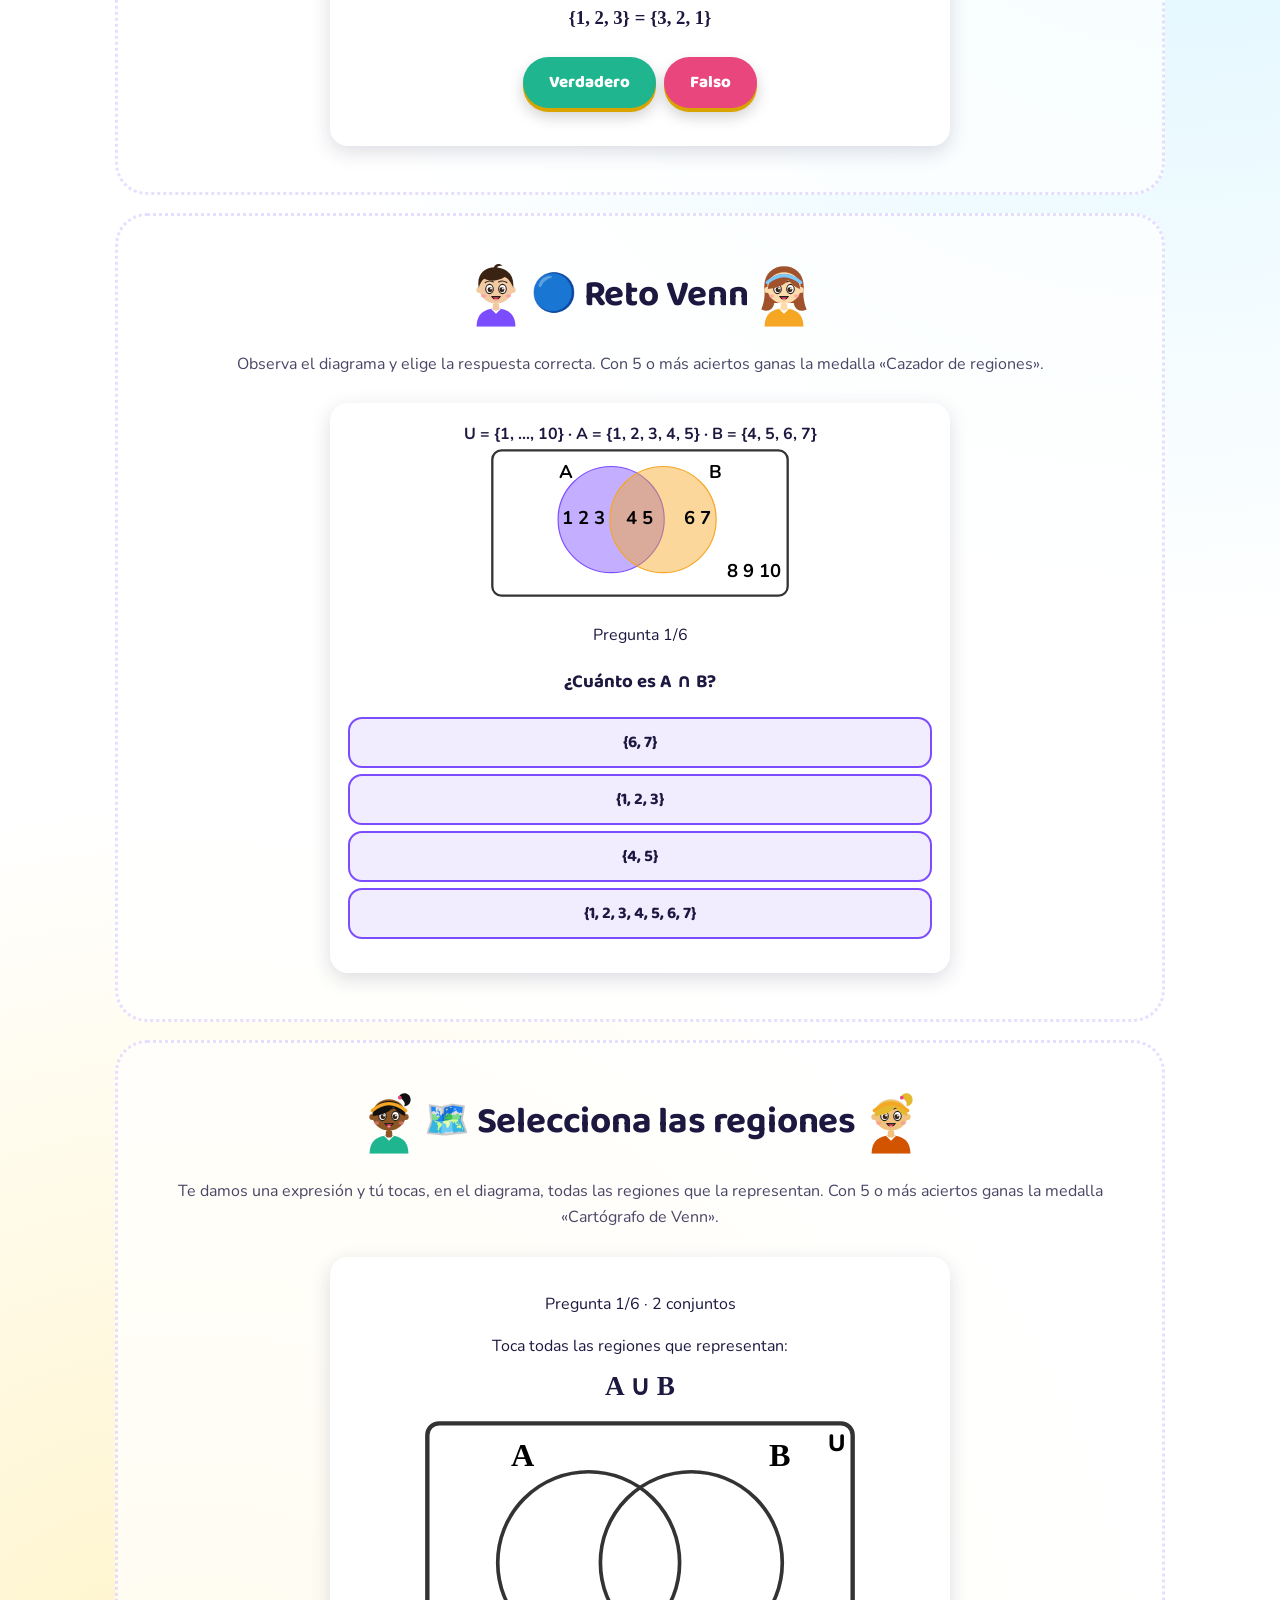
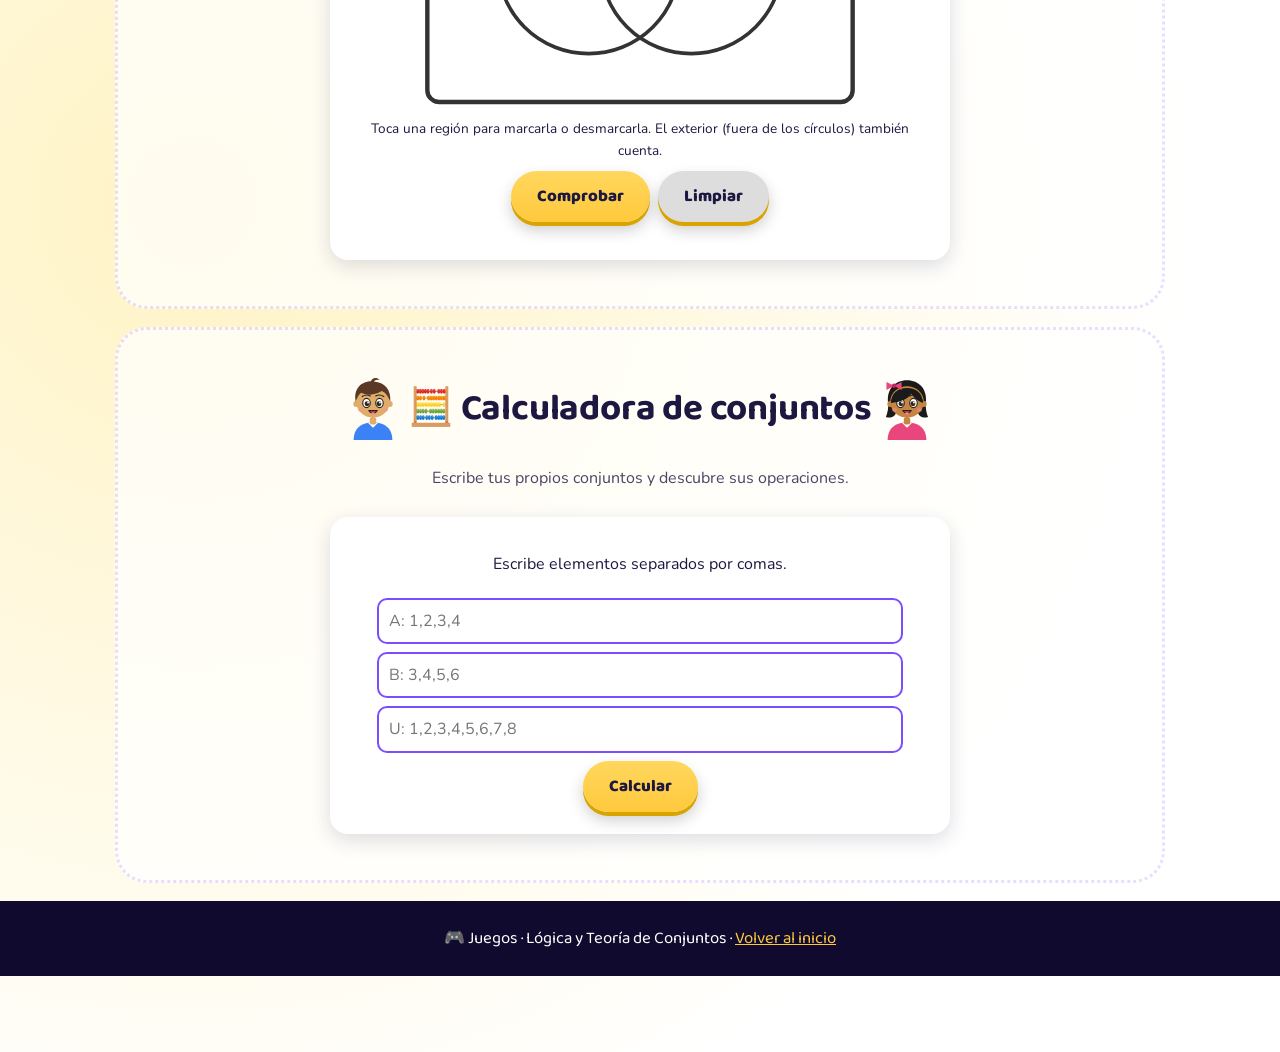
<file: Juegos.html>
<!DOCTYPE html>
<html lang="es">

<head>
    <meta charset="utf-8">
    <meta name="viewport" content="width=device-width,initial-scale=1">
    <title>Juegos · Lógica y Teoría de Conjuntos</title>
    <link rel="preconnect" href="https://fonts.googleapis.com">
    <link rel="preconnect" href="https://fonts.gstatic.com" crossorigin>
    <link
        href="https://fonts.googleapis.com/css2?family=Baloo+2:wght@600;700;800&family=Nunito:wght@400;600;700;800&display=swap"
        rel="stylesheet">
    <link rel="stylesheet" href="style.css">
</head>

<body>

    <nav>
        <a href="index.html">🏠 Inicio</a>
        <a href="#memoria">🃏 Memoria</a>
        <a href="#vf">❓ Verdadero/Falso</a>
        <a href="#venn">🔵 Reto Venn</a>
        <a href="#regiones">🗺️ Regiones</a>
        <a href="#calc">🧮 Calculadora</a>
    </nav>

    <div class="hero" style="padding:34px 18px 50px">
        <span class="pill">🎮 PARQUE DE JUEGOS · GRADOS 6° Y 11°</span>
        <h1>¡APRENDE <span>JUGANDO!</span></h1>
        <p class="quote">Cada acierto suma XP. Cada 100 XP subes de nivel y ganas medallas.</p>
        <div class="kidstrip" data-kids="3,0,5,2,1,4"></div>
        <a class="back" href="index.html">← Volver a la unidad</a>
    </div>

    <section id="memoria">
        <div class="gamehead"><span data-kid="1"></span>
            <h2>🃏 Memoria de símbolos</h2><span data-kid="4"></span>
        </div>
        <p class="sub">Une cada símbolo con su nombre. Gana 50 XP al completar todas las parejas.</p>
        <div class="mem" id="mem"></div>
        <p id="mmsg" style="text-align:center;font-weight:700"></p>
    </section>

    <section id="vf">
        <div class="gamehead"><span data-kid="2"></span>
            <h2>❓ Verdadero o Falso</h2><span data-kid="5"></span>
        </div>
        <p class="sub">10 afirmaciones. Con 7 o más aciertos ganas la medalla «Mente lógica».</p>
        <div class="q" id="q"></div>
    </section>

    <section id="venn">
        <div class="gamehead"><span data-kid="0"></span>
            <h2>🔵 Reto Venn</h2><span data-kid="3"></span>
        </div>
        <p class="sub">Observa el diagrama y elige la respuesta correcta. Con 5 o más aciertos ganas la medalla
            «Cazador de regiones».</p>
        <div class="q">
            <p style="margin:0"><b>U = {1, …, 10} · A = {1, 2, 3, 4, 5} · B = {4, 5, 6, 7}</b></p>
            <svg viewBox="0 0 260 130" style="max-width:300px;width:100%">
                <rect x="2" y="2" width="256" height="126" rx="8" fill="#fff" stroke="#333" stroke-width="2" />
                <circle cx="105" cy="62" r="46" fill="#7b4dff" fill-opacity=".45" stroke="#7b4dff" />
                <circle cx="150" cy="62" r="46" fill="#f5a623" fill-opacity=".45" stroke="#f5a623" />
                <text x="62" y="66" font-weight="700">1 2 3</text>
                <text x="118" y="66" font-weight="700">4 5</text>
                <text x="168" y="66" font-weight="700">6 7</text>
                <text x="205" y="112" font-weight="700">8 9 10</text>
                <text x="60" y="26" font-weight="700">A</text><text x="190" y="26" font-weight="700">B</text>
            </svg>
            <div id="vq"></div>
        </div>
    </section>

    <section id="regiones">
        <div class="gamehead"><span data-kid="2"></span>
            <h2>🗺️ Selecciona las regiones</h2><span data-kid="5"></span>
        </div>
        <p class="sub">Te damos una expresión y tú tocas, en el diagrama, todas las regiones que la representan. Con 5
            o más aciertos ganas la medalla «Cartógrafo de Venn».</p>
        <div class="q" id="rg"></div>
    </section>

    <section id="calc">
        <div class="gamehead"><span data-kid="4"></span>
            <h2>🧮 Calculadora de conjuntos</h2><span data-kid="1"></span>
        </div>
        <p class="sub">Escribe tus propios conjuntos y descubre sus operaciones.</p>
        <div class="q">
            <p>Escribe elementos separados por comas.</p><input id="ca" placeholder="A: 1,2,3,4"><input id="cb"
                placeholder="B: 3,4,5,6"><input id="cu" placeholder="U: 1,2,3,4,5,6,7,8"><br><button class="btn"
                onclick="calc()">Calcular</button>
            <div id="cr" style="text-align:left"></div>
        </div>
    </section>

    <footer>🎮 Juegos · Lógica y Teoría de Conjuntos · <a href="index.html" style="color:#ffc93c">Volver al inicio</a>
    </footer>

    <script src="common.js"></script>
    <script src="juegos.js"></script>
</body>

</html>
</file>
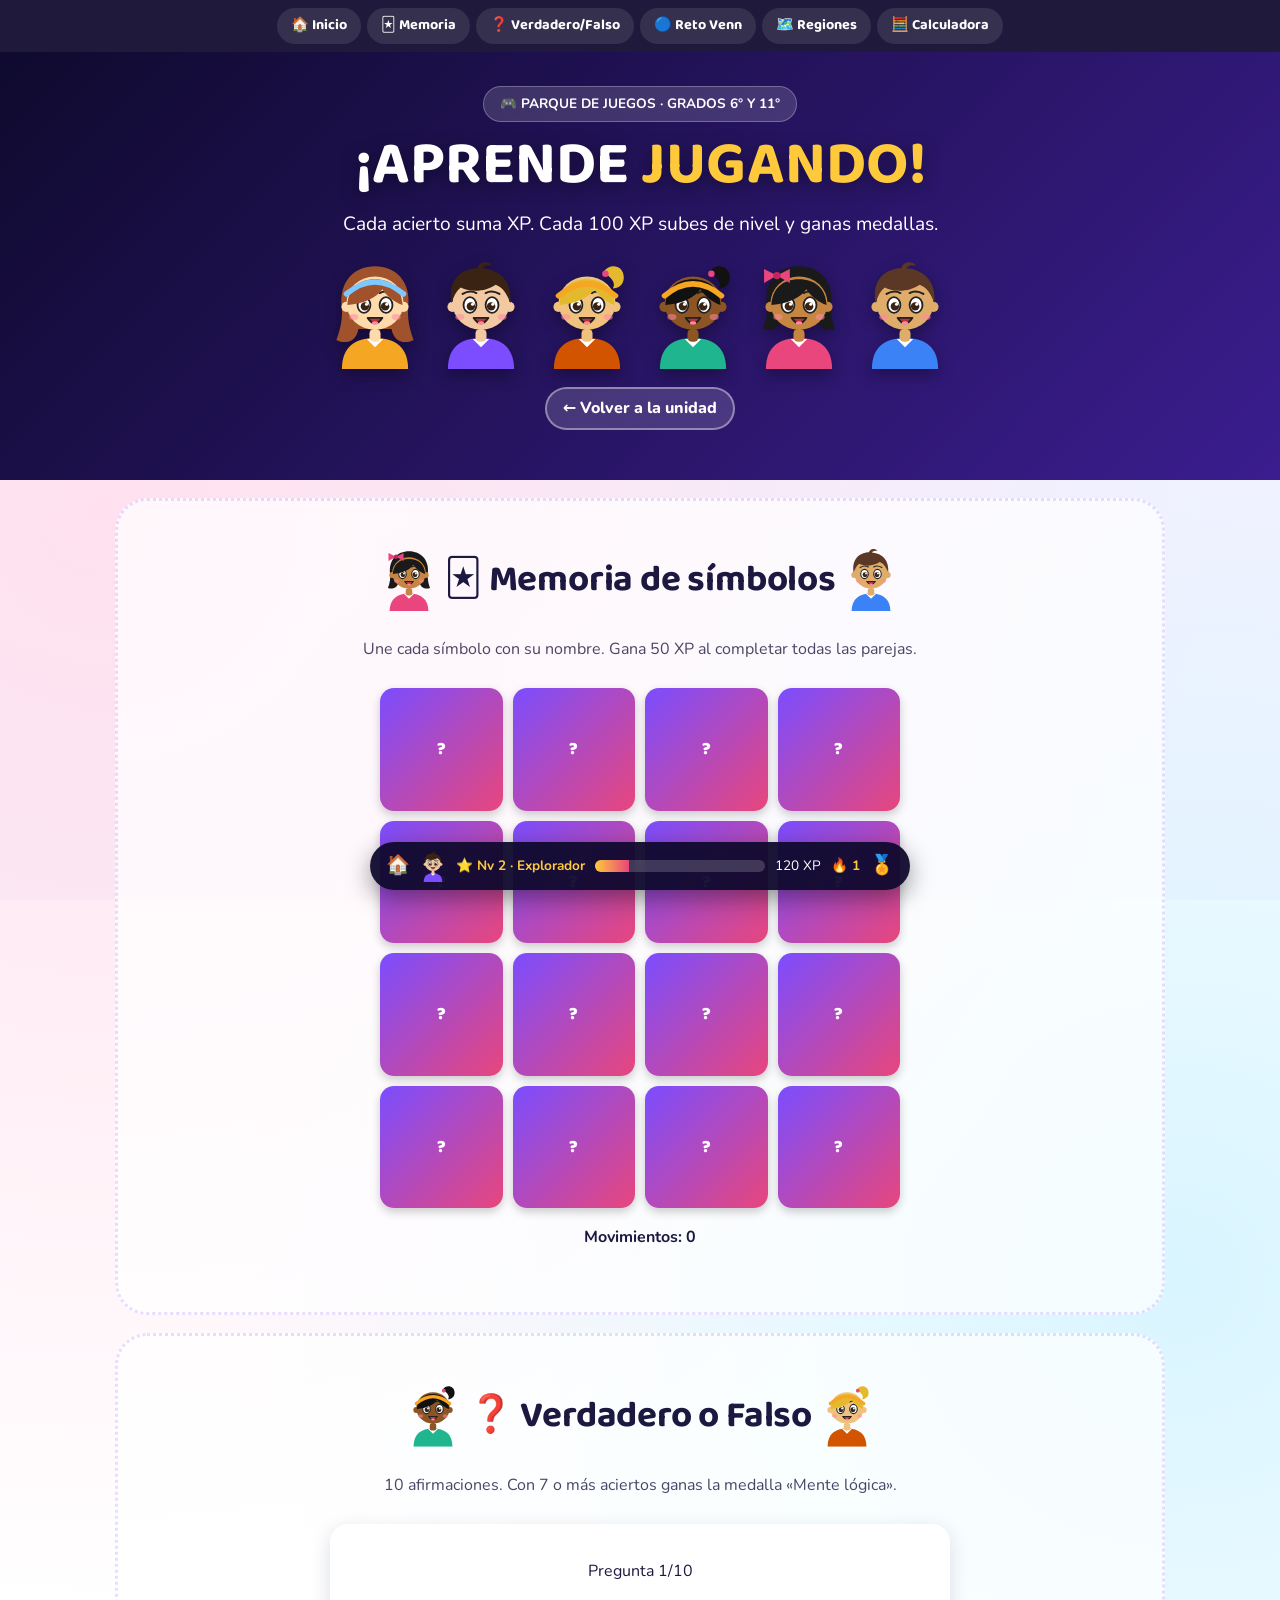
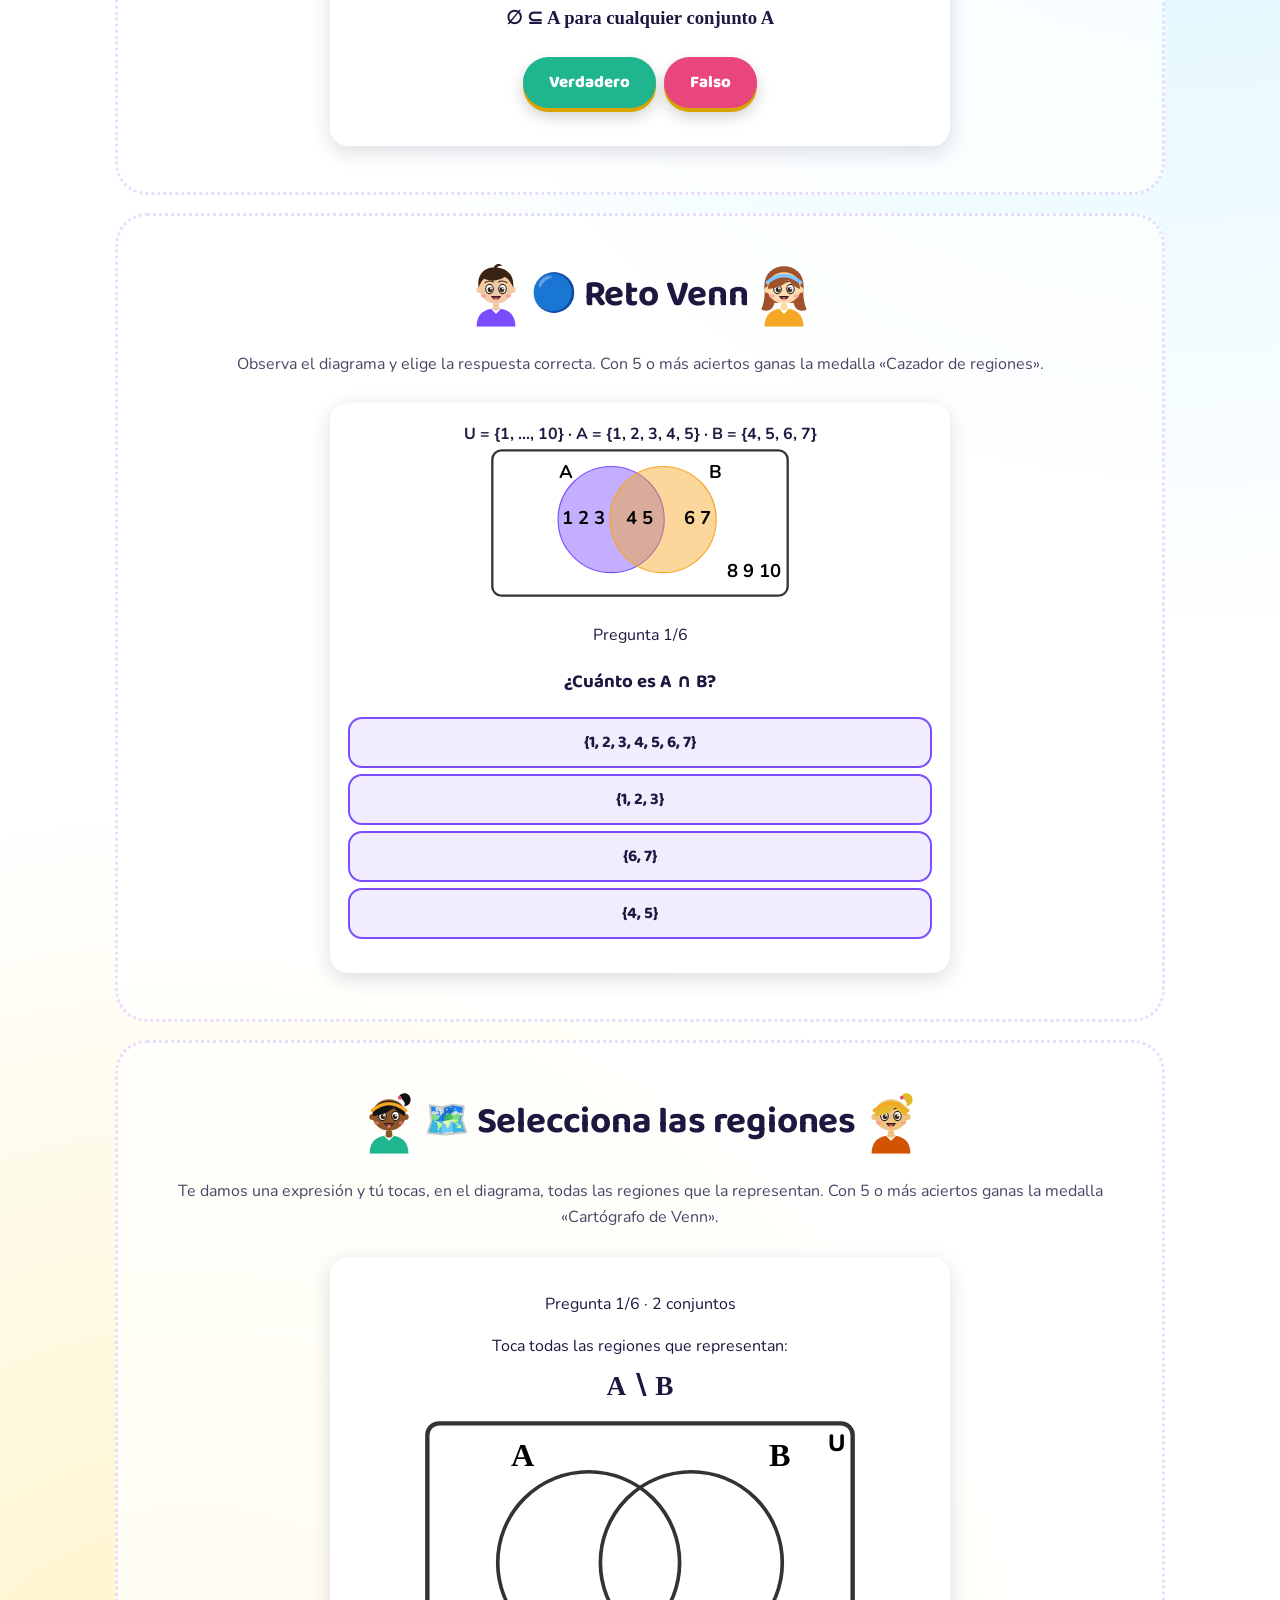
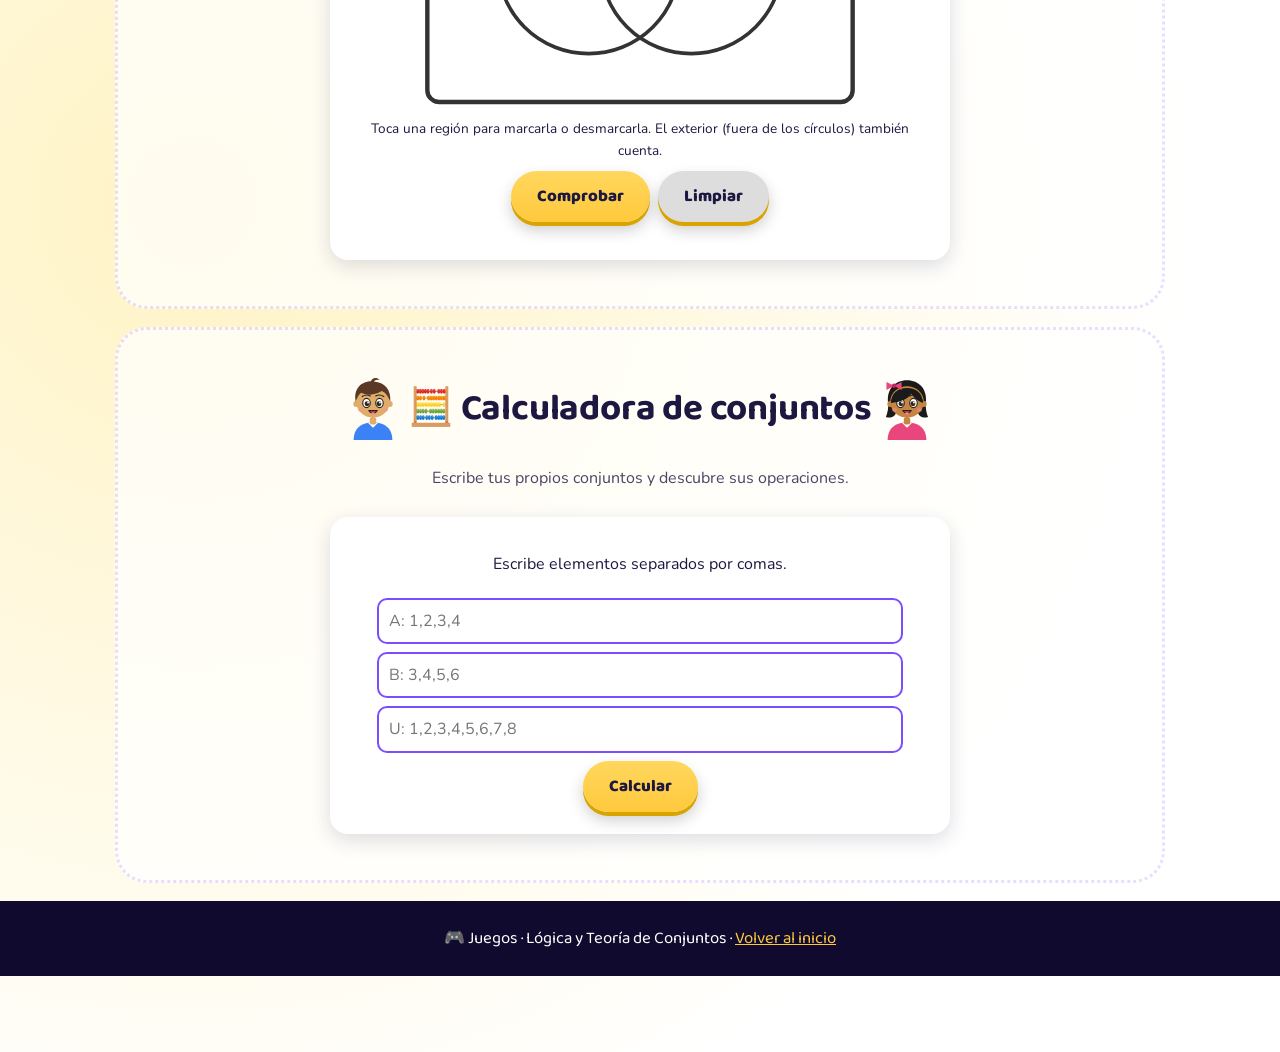
<file: juegos.html>
<!DOCTYPE html>
<html lang="es">

<head>
    <meta charset="utf-8">
    <meta name="viewport" content="width=device-width,initial-scale=1">
    <title>Juegos · Lógica y Teoría de Conjuntos</title>
    <link rel="preconnect" href="https://fonts.googleapis.com">
    <link rel="preconnect" href="https://fonts.gstatic.com" crossorigin>
    <link
        href="https://fonts.googleapis.com/css2?family=Baloo+2:wght@600;700;800&family=Nunito:wght@400;600;700;800&display=swap"
        rel="stylesheet">
    <link rel="stylesheet" href="style.css">
</head>

<body>

    <nav>
        <a href="index.html">🏠 Inicio</a>
        <a href="#memoria">🃏 Memoria</a>
        <a href="#vf">❓ Verdadero/Falso</a>
        <a href="#venn">🔵 Reto Venn</a>
        <a href="#regiones">🗺️ Regiones</a>
        <a href="#calc">🧮 Calculadora</a>
    </nav>

    <div class="hero" style="padding:34px 18px 50px">
        <span class="pill">🎮 PARQUE DE JUEGOS · GRADOS 6° Y 11°</span>
        <h1>¡APRENDE <span>JUGANDO!</span></h1>
        <p class="quote">Cada acierto suma XP. Cada 100 XP subes de nivel y ganas medallas.</p>
        <div class="kidstrip" data-kids="3,0,5,2,1,4"></div>
        <a class="back" href="index.html">← Volver a la unidad</a>
    </div>

    <section id="memoria">
        <div class="gamehead"><span data-kid="1"></span>
            <h2>🃏 Memoria de símbolos</h2><span data-kid="4"></span>
        </div>
        <p class="sub">Une cada símbolo con su nombre. Gana 50 XP al completar todas las parejas.</p>
        <div class="mem" id="mem"></div>
        <p id="mmsg" style="text-align:center;font-weight:700"></p>
    </section>

    <section id="vf">
        <div class="gamehead"><span data-kid="2"></span>
            <h2>❓ Verdadero o Falso</h2><span data-kid="5"></span>
        </div>
        <p class="sub">10 afirmaciones. Con 7 o más aciertos ganas la medalla «Mente lógica».</p>
        <div class="q" id="q"></div>
    </section>

    <section id="venn">
        <div class="gamehead"><span data-kid="0"></span>
            <h2>🔵 Reto Venn</h2><span data-kid="3"></span>
        </div>
        <p class="sub">Observa el diagrama y elige la respuesta correcta. Con 5 o más aciertos ganas la medalla
            «Cazador de regiones».</p>
        <div class="q">
            <p style="margin:0"><b>U = {1, …, 10} · A = {1, 2, 3, 4, 5} · B = {4, 5, 6, 7}</b></p>
            <svg viewBox="0 0 260 130" style="max-width:300px;width:100%">
                <rect x="2" y="2" width="256" height="126" rx="8" fill="#fff" stroke="#333" stroke-width="2" />
                <circle cx="105" cy="62" r="46" fill="#7b4dff" fill-opacity=".45" stroke="#7b4dff" />
                <circle cx="150" cy="62" r="46" fill="#f5a623" fill-opacity=".45" stroke="#f5a623" />
                <text x="62" y="66" font-weight="700">1 2 3</text>
                <text x="118" y="66" font-weight="700">4 5</text>
                <text x="168" y="66" font-weight="700">6 7</text>
                <text x="205" y="112" font-weight="700">8 9 10</text>
                <text x="60" y="26" font-weight="700">A</text><text x="190" y="26" font-weight="700">B</text>
            </svg>
            <div id="vq"></div>
        </div>
    </section>

    <section id="regiones">
        <div class="gamehead"><span data-kid="2"></span>
            <h2>🗺️ Selecciona las regiones</h2><span data-kid="5"></span>
        </div>
        <p class="sub">Te damos una expresión y tú tocas, en el diagrama, todas las regiones que la representan. Con 5
            o más aciertos ganas la medalla «Cartógrafo de Venn».</p>
        <div class="q" id="rg"></div>
    </section>

    <section id="calc">
        <div class="gamehead"><span data-kid="4"></span>
            <h2>🧮 Calculadora de conjuntos</h2><span data-kid="1"></span>
        </div>
        <p class="sub">Escribe tus propios conjuntos y descubre sus operaciones.</p>
        <div class="q">
            <p>Escribe elementos separados por comas.</p><input id="ca" placeholder="A: 1,2,3,4"><input id="cb"
                placeholder="B: 3,4,5,6"><input id="cu" placeholder="U: 1,2,3,4,5,6,7,8"><br><button class="btn"
                onclick="calc()">Calcular</button>
            <div id="cr" style="text-align:left"></div>
        </div>
    </section>

    <footer>🎮 Juegos · Lógica y Teoría de Conjuntos · <a href="index.html" style="color:#ffc93c">Volver al inicio</a>
    </footer>

    <script src="common.js"></script>
    <script src="juegos.js"></script>
</body>

</html>
</file>
<file: style.css>
/* =====================================================
   LÓGICA Y TEORÍA DE CONJUNTOS · style.css (versión mejorada)
   Se conserva todo el CSS original y se añaden: tipografías
   infantiles, portada con 4 botones, menú desplegable,
   fotos en definiciones, niños ilustrados, juegos y logros.
   ===================================================== */
:root {
    --ink: #1c1840;
    --bg: #f4f1ff;
    --pu: #7b4dff;
    --pk: #e8467c;
    --yl: #ffc93c;
    --gr: #1fb58f;
    --or: #f5a623;
    --bl: #3b82f6;
    --sky: #e6f4ff;
    --sh: 0 6px 20px #1c184026;
    --r: 18px;
    --fh: 'Baloo 2', 'Segoe UI', system-ui, sans-serif;
    --fb: 'Nunito', 'Segoe UI', system-ui, sans-serif
}

* {
    box-sizing: border-box
}

html {
    scroll-behavior: smooth;
    scroll-padding-top: 70px
}

body {
    margin: 0;
    font-family: var(--fb);
    background:
        radial-gradient(circle at 8% 12%, #ffe0ee 0, transparent 28%),
        radial-gradient(circle at 92% 30%, #d9f5ff 0, transparent 30%),
        radial-gradient(circle at 15% 80%, #fff3c4 0, transparent 28%),
        radial-gradient(circle at 10% 0, #fff 0, var(--bg) 45%) fixed;
    color: var(--ink);
    line-height: 1.65;
    padding-bottom: 76px
}

section {
    max-width: 1050px;
    margin: 18px auto;
    padding: 46px 18px;
    background: #ffffffb8;
    border-radius: 32px;
    border: 3px dotted #7b4dff2e
}

h1,
h2,
h3,
h4,
summary {
    font-family: var(--fh)
}

h2 {
    font-size: clamp(1.7rem, 4.4vw, 2.3rem);
    text-align: center;
    margin: 0 0 6px;
    letter-spacing: -.2px;
    line-height: 1.2
}

section>h2:first-child {
    text-decoration: underline wavy var(--yl);
    text-underline-offset: 8px;
    text-decoration-thickness: 3px
}

.sub {
    text-align: center;
    color: #4a4666;
    margin-bottom: 26px
}

/* ===== HERO ===== */
.hero {
    position: relative;
    overflow: hidden;
    background: linear-gradient(135deg, #0f0a2e, #3b1d8f, #e8467c, #3b1d8f);
    background-size: 300% 300%;
    animation: bg 14s ease infinite;
    color: #fff;
    text-align: center;
    padding: 56px 18px 70px
}

.hero>* {
    position: relative;
    z-index: 1
}

.hero h1 {
    font-size: clamp(2.1rem, 6.4vw, 3.8rem);
    margin: 10px 0;
    line-height: 1.1;
    text-shadow: 0 4px 18px #0006
}

.hero h1 span {
    color: var(--yl)
}

.hero .quote {
    font-size: 1.2rem;
    max-width: 640px;
    margin: 6px auto 14px
}

.pill {
    display: inline-block;
    background: #ffffff26;
    backdrop-filter: blur(6px);
    border: 1px solid #fff4;
    border-radius: 30px;
    padding: 6px 16px;
    font-size: .85rem;
    font-weight: 700
}

.sym {
    position: absolute;
    z-index: 0 !important;
    font-size: clamp(1.6rem, 4vw, 3rem);
    color: #fff3;
    font-weight: 700;
    animation: float 7s ease-in-out infinite;
    pointer-events: none
}

.kidstrip {
    display: flex;
    justify-content: center;
    align-items: flex-end;
    gap: clamp(2px, 1.5vw, 14px);
    margin: 18px auto 6px;
    flex-wrap: nowrap
}

.kidstrip .kid {
    width: clamp(46px, 11vw, 92px);
    height: auto;
    filter: drop-shadow(0 6px 8px #0005);
    animation: hop 2.6s ease-in-out infinite
}

.kidstrip .kid:nth-child(even) {
    animation-delay: .5s
}

.kidstrip .kid:nth-child(3n) {
    animation-delay: 1.1s
}

@keyframes hop {
    50% {
        transform: translateY(-10px)
    }
}

@keyframes bg {
    50% {
        background-position: 100% 50%
    }
}

@keyframes float {
    50% {
        transform: translateY(-22px) rotate(12deg)
    }
}

/* 4 botones de la portada */
.hbtns {
    display: grid;
    grid-template-columns: repeat(4, 1fr);
    gap: 14px;
    max-width: 900px;
    margin: 26px auto 0
}

.hb {
    display: flex;
    flex-direction: column;
    align-items: center;
    gap: 2px;
    text-decoration: none;
    color: #fff;
    background: var(--c);
    border-radius: 22px;
    padding: 16px 8px;
    font-family: var(--fh);
    font-weight: 800;
    font-size: 1.12rem;
    line-height: 1.15;
    border: 3px solid #ffffff88;
    box-shadow: 0 6px 0 #0004, 0 12px 22px #0004;
    transition: transform .15s, box-shadow .15s
}

.hb i {
    font-style: normal;
    font-size: 2.2rem;
    line-height: 1.1
}

.hb small {
    font-family: var(--fb);
    font-weight: 600;
    font-size: .78rem;
    opacity: .92
}

.hb:hover {
    transform: translateY(-4px) scale(1.04)
}

.hb:active {
    transform: translateY(3px);
    box-shadow: 0 2px 0 #0004
}

.hb:focus-visible {
    outline: 3px solid var(--yl);
    outline-offset: 3px
}

@media(max-width:700px) {
    .hbtns {
        grid-template-columns: repeat(2, 1fr)
    }
}

/* ===== BUTTONS ===== */
.btn {
    background: linear-gradient(180deg, #ffd75e, var(--yl));
    color: var(--ink);
    border: 0;
    border-radius: 30px;
    padding: 12px 26px;
    font-family: var(--fh);
    font-weight: 800;
    font-size: 1.05rem;
    cursor: pointer;
    text-decoration: none;
    display: inline-block;
    margin: 6px;
    box-shadow: 0 4px 0 #d9a400, 0 8px 16px #0003;
    transition: .15s
}

.btn:hover {
    transform: translateY(-2px) scale(1.04)
}

.btn:active {
    transform: translateY(3px);
    box-shadow: 0 1px 0 #d9a400
}

.btn:disabled {
    opacity: .6;
    cursor: default;
    transform: none
}

.btn:focus-visible,
.tab:focus-visible,
.mc:focus-visible,
summary:focus-visible,
.avb:focus-visible,
.opt:focus-visible {
    outline: 3px solid var(--pu);
    outline-offset: 2px
}

/* ===== GRIDS & CARDS ===== */
.grid {
    display: grid;
    grid-template-columns: repeat(auto-fit, minmax(230px, 1fr));
    gap: 18px
}

.grid2 {
    display: grid;
    grid-template-columns: repeat(auto-fit, minmax(280px, 1fr));
    gap: 18px
}

.card {
    background: #fff;
    border-radius: var(--r);
    padding: 20px;
    border-top: 6px solid var(--c);
    box-shadow: var(--sh);
    transition: transform .25s, box-shadow .25s
}

.card:hover {
    transform: translateY(-6px) rotate(-.4deg);
    box-shadow: 0 14px 30px #1c184033
}

.card h3 {
    margin: 0 0 8px;
    color: var(--c)
}

.card ul {
    padding-left: 18px;
    margin: 0;
    font-size: .95rem
}

.card img {
    width: 100%;
    max-height: 200px;
    object-fit: cover;
    border-radius: 12px;
    margin-bottom: 8px
}

.card .fbk {
    margin-bottom: 8px
}

/* ===== DETAILS ===== */
details {
    border-radius: 14px;
    margin: 10px 0;
    color: #fff;
    background: var(--c);
    overflow: hidden;
    box-shadow: var(--sh);
    transition: transform .2s
}

details:hover {
    transform: translateY(-2px)
}

summary {
    padding: 14px 18px;
    font-weight: 800;
    cursor: pointer;
    font-size: 1.15rem;
    list-style: none;
    display: flex;
    justify-content: space-between;
    gap: 8px
}

summary::-webkit-details-marker {
    display: none
}

summary::after {
    content: '▾';
    transition: transform .3s
}

details[open] summary::after {
    transform: rotate(180deg)
}

details>div {
    background: #fff;
    color: var(--ink);
    padding: 14px 20px;
    border: 3px solid var(--c);
    border-top: 0;
    border-radius: 0 0 14px 14px;
    animation: drop .35s ease
}

@keyframes drop {
    from {
        opacity: 0;
        transform: translateY(-8px)
    }
}

.two {
    display: grid;
    grid-template-columns: repeat(2, 1fr);
    gap: 14px;
    align-items: start
}

.two details {
    margin: 0
}

@media(max-width:800px) {
    .two {
        grid-template-columns: 1fr
    }
}

.f {
    background: linear-gradient(135deg, #f1edff, #fff0f6);
    border: 1px dashed var(--pu);
    border-radius: 10px;
    padding: 8px;
    text-align: center;
    font-size: 1.1rem;
    margin: 6px 0;
    font-family: Georgia, serif
}

.more {
    background: #fff8e1;
    border-left: 5px solid var(--or);
    border-radius: 10px;
    padding: 8px 12px;
    margin-top: 10px;
    font-size: .95rem
}

.more ul {
    margin: 6px 0 0
}

/* Dato verificado (información añadida) */
.fact {
    background: #e6f9f3;
    border-left: 5px solid var(--gr);
    border-radius: 10px;
    padding: 8px 12px;
    margin-top: 10px;
    font-size: .95rem
}

.fact ul {
    margin: 6px 0 0
}

/* Niño explicando (bocadillo) */
.kidsay {
    display: flex;
    align-items: center;
    gap: 10px;
    margin: 12px 0;
    background: var(--sky);
    border-radius: 16px;
    padding: 8px 12px
}

.kidsay>span {
    flex: 0 0 62px
}

.kidsay .kid {
    width: 62px;
    height: auto
}

.kidsay p {
    margin: 0;
    background: #fff;
    border-radius: 14px;
    padding: 8px 12px;
    position: relative;
    font-weight: 700;
    font-size: .95rem;
    box-shadow: 0 2px 8px #0001
}

.kidsay p::before {
    content: '';
    position: absolute;
    left: -8px;
    top: 50%;
    margin-top: -8px;
    border: 8px solid transparent;
    border-left: 0;
    border-right-color: #fff
}

/* ===== FIGURAS / FOTOS ===== */
.figs {
    display: flex;
    flex-wrap: wrap;
    gap: 10px;
    justify-content: center;
    margin: 10px 0
}

figure {
    margin: 0;
    text-align: center;
    width: 150px
}

figure svg,
figure img {
    width: 100%;
    max-height: 110px;
    object-fit: contain;
    transition: transform .3s
}

figure:hover svg,
figure:hover img {
    transform: scale(1.12)
}

figcaption {
    font-size: .8rem;
    font-weight: 800
}

.grid2 figure {
    width: 100%
}

figure.ph {
    width: min(100%, 300px);
    background: #fff;
    border: 3px solid #7b4dff33;
    border-radius: 18px;
    padding: 8px;
    box-shadow: var(--sh)
}

figure.ph img {
    max-height: 170px;
    border-radius: 12px;
    background: #f7f4ff
}

figure.ph:hover img {
    transform: scale(1.04)
}

/* Ilustración de respaldo (niños) cuando una imagen web no carga */
.fbk {
    display: flex;
    align-items: flex-end;
    justify-content: center;
    flex-wrap: wrap;
    gap: 2px;
    min-height: 100px;
    padding: 8px;
    border-radius: 12px;
    background: linear-gradient(135deg, #e9e2ff, #ffe6f0, #fff3c4)
}

.fbk .kid {
    width: 54px;
    height: auto
}

.fbk span {
    flex-basis: 100%;
    font-size: .78rem;
    font-weight: 800;
    color: var(--ink)
}

.kid {
    display: inline-block
}

.kid.sm {
    width: 26px;
    height: 31px;
    vertical-align: middle
}

/* ===== VIDEOS ===== */
.vid {
    display: grid;
    grid-template-columns: repeat(auto-fit, minmax(300px, 1fr));
    gap: 20px
}

.vid div {
    background: #fff;
    border-radius: 16px;
    padding: 12px;
    box-shadow: var(--sh);
    transition: transform .25s
}

.vid div:hover {
    transform: translateY(-4px)
}

.vid h4 {
    margin: 4px 0 8px;
    text-align: center
}

.vid iframe {
    width: 100%;
    aspect-ratio: 16/9;
    border: 0;
    border-radius: 10px
}

/* ===== ACTIVIDADES ===== */
.act {
    background: linear-gradient(135deg, #ff9a3c, #e8467c);
    color: #fff;
    text-align: center;
    border-radius: 24px;
    box-shadow: var(--sh)
}

.proof {
    display: none;
    background: #fff;
    border-radius: var(--r);
    padding: 18px;
    margin-top: 16px;
    box-shadow: var(--sh);
    animation: drop .4s
}

table {
    width: 100%;
    border-collapse: collapse;
    margin: 10px 0;
    font-size: .95rem
}

th {
    background: #3b1d8f;
    color: #fff
}

td,
th {
    border: 1px solid #ddd;
    padding: 8px;
    text-align: left
}

tr:nth-child(even) td {
    background: #faf8ff
}

.tabs {
    text-align: center
}

.tab {
    background: #ddd;
    border: 0;
    padding: 10px 22px;
    border-radius: 20px;
    margin: 4px;
    cursor: pointer;
    font-family: var(--fh);
    font-weight: 800;
    font-size: 1rem;
    transition: .2s
}

.tab.on {
    background: var(--gr);
    color: #fff;
    transform: scale(1.06)
}

/* ===== PORTAL DE JUEGOS (index) ===== */
.gate {
    display: grid;
    grid-template-columns: 1fr auto;
    gap: 18px;
    align-items: center;
    background: linear-gradient(135deg, #7b4dff, #e8467c);
    color: #fff;
    border-radius: 26px;
    padding: 24px;
    box-shadow: var(--sh)
}

.gate h3 {
    margin: 0 0 6px;
    font-size: 1.6rem
}

.gate ul {
    margin: 8px 0 0;
    padding-left: 20px
}

.gate .kids {
    display: flex;
    gap: 4px
}

.gate .kid {
    width: 70px;
    height: auto
}

@media(max-width:700px) {
    .gate {
        grid-template-columns: 1fr;
        text-align: center
    }

    .gate .kids {
        justify-content: center
    }

    .gate ul {
        text-align: left
    }
}

/* ===== JUEGOS (juegos.html) ===== */
.mem {
    display: grid;
    grid-template-columns: repeat(4, 1fr);
    gap: 10px;
    max-width: 520px;
    margin: auto
}

.mc {
    aspect-ratio: 1;
    border: 0;
    border-radius: 14px;
    font-family: var(--fh);
    font-size: 1.1rem;
    font-weight: 800;
    background: linear-gradient(135deg, var(--pu), var(--pk));
    color: #fff;
    cursor: pointer;
    transition: transform .25s;
    box-shadow: 0 4px 10px #0003;
    padding: 2px
}

.mc:hover {
    transform: scale(1.07)
}

.mc.open {
    background: var(--yl);
    color: var(--ink);
    animation: pop .3s
}

.mc.ok {
    background: var(--gr);
    color: #fff;
    animation: pop .4s
}

.mc.no {
    animation: shake .4s
}

@keyframes pop {
    50% {
        transform: scale(1.15) rotate(4deg)
    }
}

@keyframes shake {
    25% {
        transform: translateX(-6px)
    }

    75% {
        transform: translateX(6px)
    }
}

.q {
    background: #fff;
    border-radius: var(--r);
    padding: 18px;
    max-width: 620px;
    margin: auto;
    text-align: center;
    box-shadow: var(--sh)
}

.q button {
    margin: 4px
}

.opt {
    display: block;
    width: 100%;
    margin: 6px 0 !important;
    background: #f1edff;
    border: 2px solid var(--pu);
    border-radius: 14px;
    padding: 10px;
    font-family: var(--fh);
    font-size: 1.05rem;
    font-weight: 700;
    cursor: pointer;
    transition: .15s;
    color: var(--ink)
}

.opt:hover:not(:disabled) {
    background: #e2d9ff;
    transform: scale(1.02)
}

.opt.right {
    background: var(--gr);
    border-color: var(--gr);
    color: #fff
}

.opt.wrong {
    background: var(--pk);
    border-color: var(--pk);
    color: #fff
}

.good {
    color: var(--gr)
}

.bad {
    color: var(--pk)
}

input {
    padding: 8px 10px;
    margin: 4px;
    border: 2px solid var(--pu);
    border-radius: 10px;
    width: 90%;
    font: inherit
}

input:focus {
    outline: 0;
    box-shadow: 0 0 0 4px #7b4dff33
}

.gamehead {
    display: flex;
    align-items: center;
    justify-content: center;
    gap: 8px;
    flex-wrap: wrap;
    margin-bottom: 8px
}

.gamehead .kid {
    width: 54px;
    height: auto
}

.back {
    display: inline-block;
    margin: 12px 18px 0;
    color: #fff;
    background: #ffffff26;
    border: 2px solid #fff6;
    border-radius: 30px;
    padding: 6px 16px;
    text-decoration: none;
    font-weight: 800
}

.back:hover {
    background: var(--pk)
}

/* ===== RÚBRICA ===== */
.rub th:nth-child(3) {
    background: var(--gr)
}

.rub th:nth-child(4) {
    background: var(--bl)
}

.rub th:nth-child(5) {
    background: var(--or)
}

.rub th:nth-child(6) {
    background: var(--pk)
}

.scroll {
    overflow-x: auto
}

.tag {
    color: #fff;
    border-radius: 12px;
    padding: 2px 10px;
    font-weight: 800
}

/* ===== NAV + FOOTER ===== */
nav {
    position: sticky;
    top: 0;
    z-index: 40;
    background: #0f0a2eee;
    backdrop-filter: blur(8px);
    display: flex;
    flex-wrap: wrap;
    justify-content: center;
    align-items: flex-start;
    gap: 6px;
    padding: 8px
}

nav>a,
.navmore summary {
    color: #fff;
    text-decoration: none;
    padding: 6px 14px;
    border-radius: 20px;
    font-size: .9rem;
    font-family: var(--fh);
    font-weight: 700;
    background: #ffffff1a;
    transition: .2s;
    display: block;
    cursor: pointer
}

nav>a:hover,
.navmore summary:hover {
    background: var(--pk);
    transform: translateY(-2px)
}

.navmore {
    position: relative;
    background: none;
    box-shadow: none;
    margin: 0;
    overflow: visible;
    color: #fff;
    border-radius: 0
}

.navmore:hover {
    transform: none
}

.navmore summary {
    padding: 6px 14px;
    font-size: .9rem
}

.navmore>div {
    position: absolute;
    right: 0;
    top: 38px;
    min-width: 210px;
    background: #0f0a2ef5;
    border: 2px solid #ffffff33;
    border-radius: 16px;
    padding: 8px;
    display: grid;
    gap: 4px;
    animation: drop .25s
}

.navmore>div a {
    color: #fff;
    text-decoration: none;
    padding: 6px 12px;
    border-radius: 12px;
    font-size: .9rem
}

.navmore>div a:hover {
    background: var(--pu)
}

footer {
    text-align: center;
    padding: 24px;
    background: #0f0a2e;
    color: #fff;
    font-family: var(--fh);
    font-size: 1.05rem
}

/* ===== APARICIÓN ===== */
.js .rv {
    opacity: 0;
    transform: translateY(26px);
    transition: opacity .6s, transform .6s
}

.js .rv.in {
    opacity: 1;
    transform: none
}

/* ===== GAMIFICACIÓN ===== */
#hud {
    position: fixed;
    left: 50%;
    bottom: 10px;
    transform: translateX(-50%);
    z-index: 30;
    display: flex;
    align-items: center;
    gap: 10px;
    background: #0f0a2ef2;
    color: #fff;
    border-radius: 40px;
    padding: 8px 16px;
    box-shadow: 0 8px 24px #0006;
    font-size: .85rem;
    max-width: 96vw
}

#hud .bar {
    width: clamp(60px, 20vw, 170px);
    height: 12px;
    background: #ffffff2e;
    border-radius: 10px;
    overflow: hidden
}

#xpb {
    display: block;
    height: 100%;
    width: 0;
    background: linear-gradient(90deg, var(--yl), var(--pk));
    transition: width .6s
}

#hud b {
    color: var(--yl)
}

#hud a {
    color: #fff;
    text-decoration: none;
    font-size: 1.2rem
}

#toasts {
    position: fixed;
    top: 64px;
    right: 12px;
    z-index: 50;
    display: grid;
    gap: 8px
}

.toast {
    background: #fff;
    border-left: 6px solid var(--gr);
    border-radius: 12px;
    padding: 10px 14px;
    box-shadow: var(--sh);
    font-weight: 800;
    animation: tin .4s, tout .5s 3s forwards
}

.toast.big {
    border-color: var(--yl);
    background: #fff8e1
}

@keyframes tin {
    from {
        opacity: 0;
        transform: translateX(60px)
    }
}

@keyframes tout {
    to {
        opacity: 0;
        transform: translateY(-12px)
    }
}

#cv {
    position: fixed;
    inset: 0;
    pointer-events: none;
    z-index: 60
}

.badges {
    display: grid;
    grid-template-columns: repeat(auto-fit, minmax(150px, 1fr));
    gap: 14px
}

.bd {
    background: #fff;
    border-radius: var(--r);
    padding: 14px;
    text-align: center;
    box-shadow: var(--sh);
    filter: grayscale(1);
    opacity: .55;
    transition: .4s
}

.bd i {
    font-style: normal;
    font-size: 2.4rem;
    display: block
}

.bd small {
    display: block;
    color: #555
}

.bd.on {
    filter: none;
    opacity: 1;
    animation: pop .6s
}

.mis {
    max-width: 560px;
    margin: 0 auto 18px;
    background: linear-gradient(135deg, #fff3c4, #ffe0ee);
    border: 3px dashed var(--or);
    border-radius: 18px;
    padding: 10px 16px;
    text-align: center;
    font-weight: 800
}

.avs {
    display: flex;
    justify-content: center;
    flex-wrap: wrap;
    gap: 8px;
    margin: 0 0 20px
}

.avb {
    border: 3px solid transparent;
    background: #fff;
    border-radius: 18px;
    padding: 4px 8px 0;
    cursor: pointer;
    box-shadow: var(--sh);
    transition: .2s
}

.avb .kid {
    width: 52px;
    height: auto
}

.avb:hover {
    transform: translateY(-3px)
}

.avb.on {
    border-color: var(--pu);
    background: #f1edff;
    transform: scale(1.08)
}

.ch input {
    width: 110px;
    text-align: center
}

.ch p {
    margin: 6px 0
}

@media(prefers-reduced-motion:reduce) {
    * {
        animation: none !important;
        transition: none !important
    }

    .js .rv {
        opacity: 1;
        transform: none
    }
}

/* ===== ESCENAS DE NIÑOS ANIMADOS (imagen web o dibujo de respaldo) ===== */
figure.scenefig {
    width: min(100%, 340px);
    margin: 0 auto 18px
}

figure.scenefig img,
figure.scenefig svg {
    width: 100%;
    max-height: 230px;
    object-fit: contain;
    filter: drop-shadow(0 6px 10px #1c184033)
}

/* ===== RETO: SELECCIONA LAS REGIONES ===== */
.rgsvg {
    width: 100%;
    max-width: 440px;
    margin: 8px auto;
    display: block
}

.rg {
    fill: #fff;
    cursor: pointer;
    transition: fill .15s
}

.rg:hover {
    fill: #efe9ff
}

.rg:focus-visible {
    outline: 3px solid var(--pu)
}

.rg.on {
    fill: var(--yl)
}

.rg.ok {
    fill: var(--gr)
}

.rg.wrong {
    fill: var(--pk)
}

.rg.miss {
    fill: #ffd7a8
}

.rgleg {
    font-size: .85rem;
    margin: 4px 0
}

.rgexp {
    font-family: Georgia, serif;
    font-size: 1.7rem;
    margin: 4px 0
}
</file>
